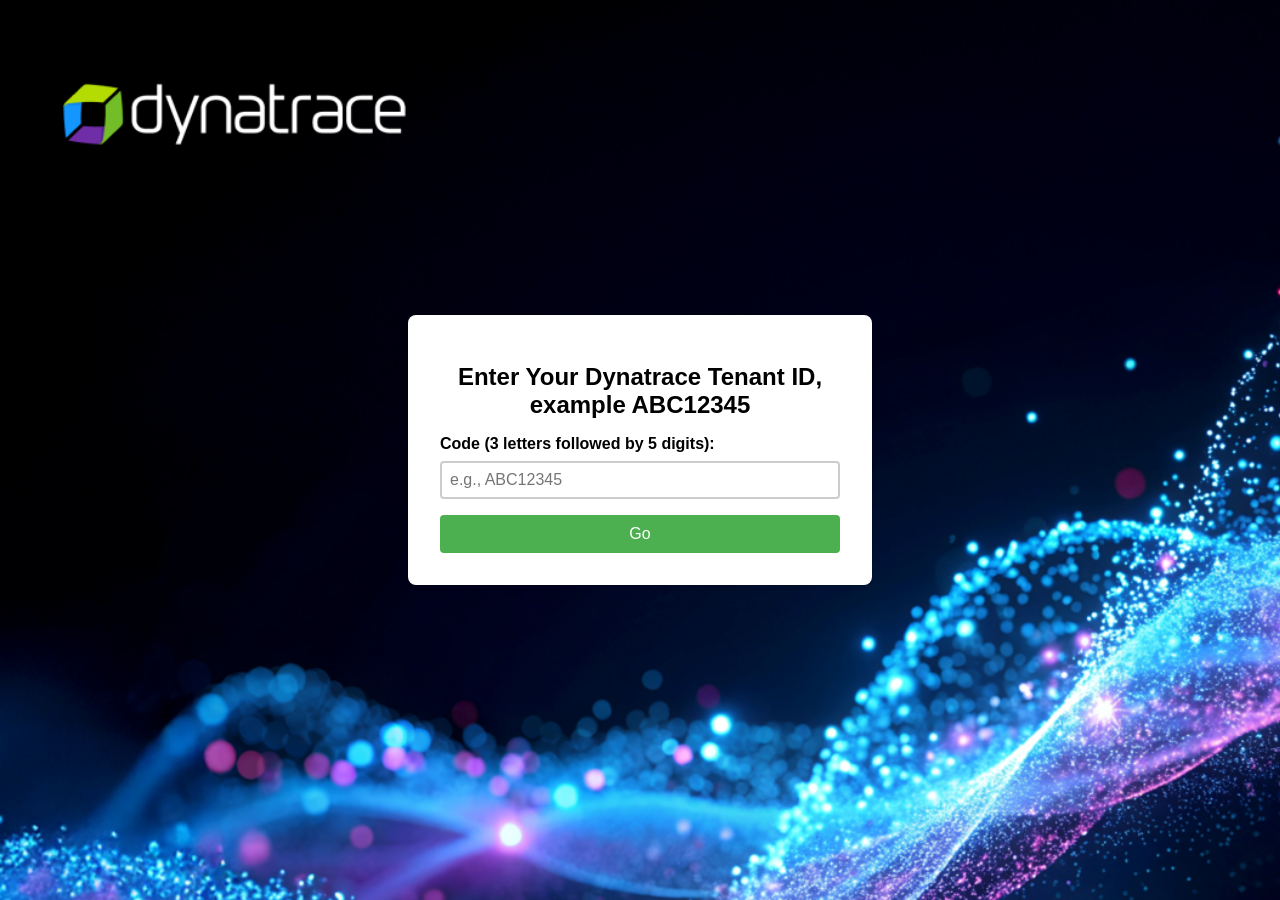
<file: index.html>
<!DOCTYPE html>
<html lang="en">
<head>
  <meta charset="UTF-8" />
  <meta name="viewport" content="width=device-width, initial-scale=1.0" />
  <title>Code Redirect</title>
  <!-- Link to external CSS file or include a <style> block for simplicity -->
  <link rel="stylesheet" href="gcp500.css" />
</head>
<body>

  <main>
    <h1>Enter Your Dynatrace Tenant ID, example ABC12345</h1>
    <form id="redirectForm" novalidate>
      <label for="codeInput">Code (3 letters followed by 5 digits):</label>
      <input 
        type="text" 
        id="codeInput" 
        name="code" 
        placeholder="e.g., ABC12345" 
        required 
      />
      <button type="submit">Go</button>
      <p class="error-message" id="errorMsg" aria-live="polite"></p>
    </form>
  </main>

  <!-- Include the JavaScript at the end of body for better performance -->
  <script src="gcp500.js"></script>
</body>
</html>
</file>
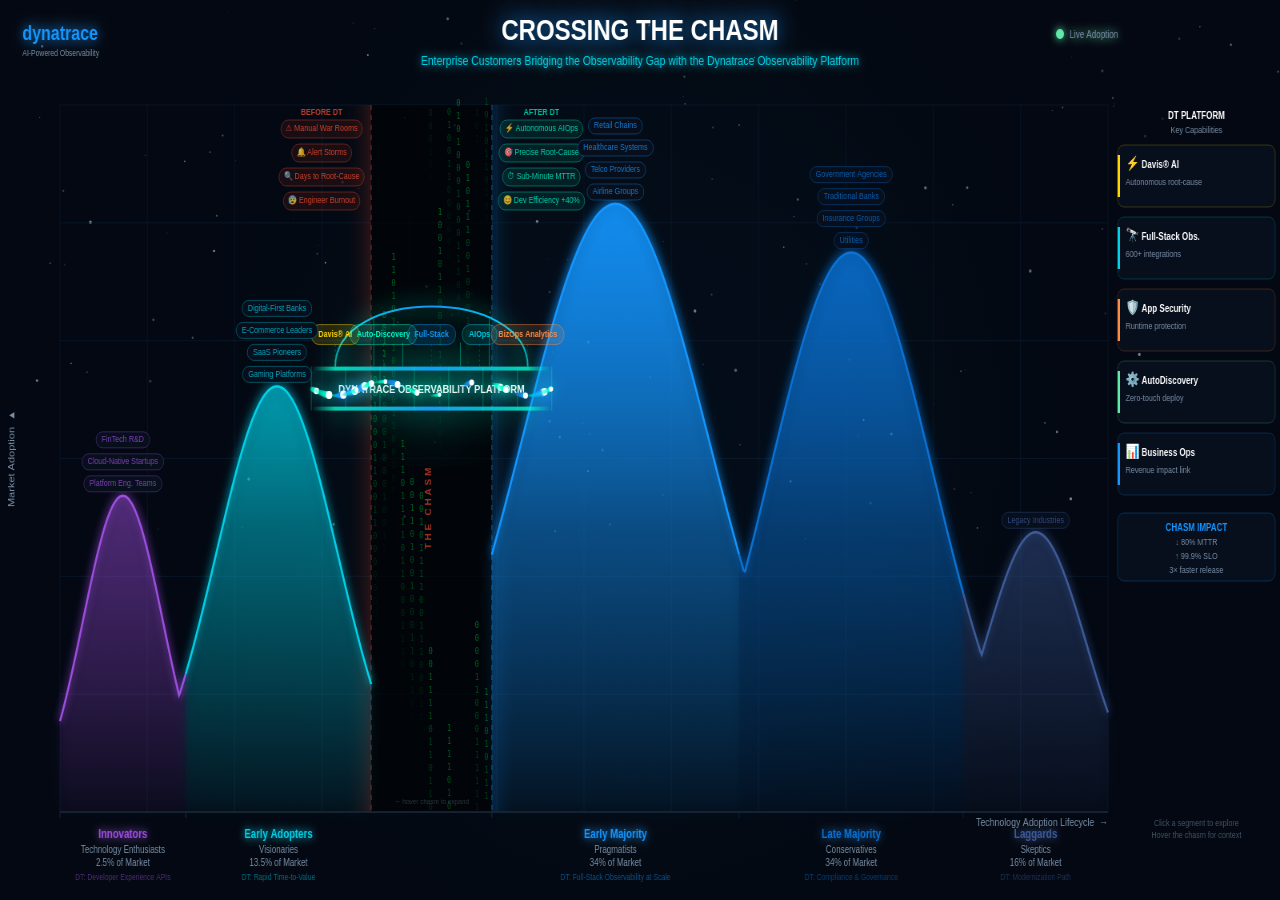
<file: chasm/index.html>
<!DOCTYPE html>
<html lang="en">
<head>
  <meta charset="UTF-8">
  <meta name="viewport" content="width=1600">
  <title>Crossing the Chasm — Dynatrace Observability Platform</title>
  <style>
    * { margin:0; padding:0; box-sizing:border-box; }
    body { background:#030812; width:100vw; height:100vh; overflow:hidden; font-family:'Inter','Segoe UI',system-ui,sans-serif; }
    canvas { display:block; width:100%; height:100%; }
  </style>
</head>
<body>
<canvas id="c"></canvas>
<script>
// ══ SETUP ══════════════════════════════════════════════════
const c=document.getElementById('c'), cx=c.getContext('2d');
const W=1600, H=900;
c.width=W; c.height=H;
c.style.width='100vw'; c.style.height='100vh';

const DT={
  bg:'#030812', surface:'#070E1C', grid:'#0C1C30',
  blue:'#1496FF', teal:'#00D1E8', cyan:'#00FFD1',
  purple:'#7B4FFF', green:'#5EEAA8', red:'#FF4D2E',
  gold:'#FFD700', orange:'#FF8C42', white:'#FFFFFF',
  muted:'#7A8FA6', dim:'#192838',
};

const ML=75, MR=215, MT=105, MB=88;
const CX=ML, CY=MT, CW=W-ML-MR, CH=H-MT-MB;
const CST=0.297, CEN=0.412;
const cX1=CX+CST*CW, cX2=CX+CEN*CW;

// ══ HELPERS ════════════════════════════════════════════════
const lerp=(a,b,t)=>a+(b-a)*t;
const clamp=(v,lo,hi)=>Math.max(lo,Math.min(hi,v));

function rRect(g,x,y,w,h,r){
  g.beginPath();
  g.moveTo(x+r,y); g.lineTo(x+w-r,y);
  g.arcTo(x+w,y,x+w,y+r,r); g.lineTo(x+w,y+h-r);
  g.arcTo(x+w,y+h,x+w-r,y+h,r); g.lineTo(x+r,y+h);
  g.arcTo(x,y+h,x,y+h-r,r); g.lineTo(x,y+r);
  g.arcTo(x,y,x+r,y,r); g.closePath();
}

function wrapText(g,txt,x,y,maxW,lh){
  const words=txt.split(' ');
  let line='', rows=[];
  for(const w of words){
    const test=line+w+' ';
    if(g.measureText(test).width>maxW&&line){rows.push(line.trim());line=w+' ';}
    else line=test;
  }
  rows.push(line.trim());
  rows.forEach((r,i)=>g.fillText(r,x,y+i*lh));
  return rows.length;
}

function gauss(x,mean,sigma){return Math.exp(-0.5*((x-mean)/sigma)**2);}

function bellY(xFrac){
  let v=0;
  for(const s of SEGS){const q=gauss(xFrac,s.mean,s.sigma)*s.weight;if(q>v)v=q;}
  return v;
}

function toSX(f){return CX+f*CW;}
function toSY(v){return CY+CH-v*CH*0.86;}

// ══ DATA ═══════════════════════════════════════════════════
const SEGS=[
  {name:'Innovators',sub:'Technology Enthusiasts',pct:'2.5%',start:0,end:0.12,mean:0.060,sigma:0.038,weight:0.52,color:'#9D4EDD',customers:['FinTech R&D','Cloud-Native Startups','Platform Eng. Teams'],dtValue:'Developer Experience APIs'},
  {name:'Early Adopters',sub:'Visionaries',pct:'13.5%',start:0.12,end:CST,mean:0.207,sigma:0.058,weight:0.70,color:'#00D1E8',customers:['Digital-First Banks','E-Commerce Leaders','SaaS Pioneers','Gaming Platforms'],dtValue:'Rapid Time-to-Value'},
  {name:'Early Majority',sub:'Pragmatists',pct:'34%',start:CEN,end:0.648,mean:0.530,sigma:0.090,weight:1.00,color:'#1496FF',customers:['Global Enterprises','Retail Chains','Healthcare Systems','Telco Providers','Airline Groups'],dtValue:'Full-Stack Observability at Scale'},
  {name:'Late Majority',sub:'Conservatives',pct:'34%',start:0.648,end:0.862,mean:0.755,sigma:0.078,weight:0.92,color:'#0A72D4',customers:['Government Agencies','Traditional Banks','Insurance Groups','Utilities'],dtValue:'Compliance & Governance'},
  {name:'Laggards',sub:'Skeptics',pct:'16%',start:0.862,end:1.0,mean:0.931,sigma:0.048,weight:0.46,color:'#3D5A99',customers:['Legacy Industries'],dtValue:'Modernization Path'},
];

const SEG_DETAIL=[
  {
    headline:'Technology Enthusiasts & R&D Pioneers',
    body:'The first 2.5% to adopt new technology. Risk-takers who experiment freely without needing proven ROI — they shape the product roadmap through early exploration and deep technical feedback.',
    painPoints:['No deep API / SDK flexibility','Missing AI/ML experimentation surfaces','Siloed telemetry across specialist teams','No self-service data exploration layer'],
    dtValue:['OpenTelemetry-native ingest pipeline','Grail™ Data Lakehouse unlimited storage','AppEngine custom app extensibility','Full-fidelity distributed traces & profiles'],
    kpis:[{v:'<1 wk',l:'Time to Value'},{v:'100%',l:'API Coverage'},{v:'PB+',l:'Data at Scale'}],
    quote:'"Dynatrace gives us the raw power and openness to build exactly what we need."',
  },
  {
    headline:'Digital Visionaries Driving Transformation',
    body:'Visionaries treat observability as a strategic competitive differentiator. They move fast, accept measured risk, and judge success purely by business outcomes — not by uptime percentages.',
    painPoints:['Thousands of false-positive alerts per day','No link between tech health and revenue KPIs','Slow triage across hundreds of microservices','Manual, reactive cloud cost management'],
    dtValue:['Davis® AI autonomous root-cause analysis','Business Events & BizOps Analytics','Cloud cost optimisation insights native','Automated SLO tracking and breach alerting'],
    kpis:[{v:'90%',l:'Noise Reduction'},{v:'3×',l:'Release Frequency'},{v:'<5 min',l:'Mean MTTR'}],
    quote:'"We went from reactive firefighting to proactive intelligence in under 30 days."',
  },
  {
    headline:'Pragmatic Enterprise Adopters at Scale',
    body:'The largest opportunity segment — and the primary chasm battleground. Pragmatists demand proven solutions, measurable ROI, seamless enterprise integration, and vendor accountability before committing long-term.',
    painPoints:['Sprawling hybrid and multi-cloud topologies','Complex compliance, audit, and data governance','Thousands of services and APIs to instrument','Legacy tool sprawl across multiple incumbents'],
    dtValue:['Auto-discovery across 600+ technologies','Enterprise SSO, RBAC, and ITSM integrations','OneAgent zero-touch full-stack coverage','Unified observability + runtime app security'],
    kpis:[{v:'80%',l:'MTTR Reduction'},{v:'99.9%',l:'SLO Achievement'},{v:'40%',l:'OpEx Savings'}],
    quote:'"The auto-discovery alone eliminated three separate monitoring tools we were paying for."',
  },
  {
    headline:'Risk-Averse Enterprise Conservatives',
    body:'Late majority enterprises move only after the market has fully validated a technology. They prioritise operational stability, regulatory compliance, long-term vendor relationships, and proven migration paths.',
    painPoints:['Legacy mainframe and monolith visibility gaps','Strict data sovereignty and regulatory constraints','12–18 month procurement and approval cycles','Limited internal DevOps and SRE maturity'],
    dtValue:['z/OS and mainframe full-stack monitoring','FedRAMP / GDPR-compliant SaaS deployment','Professional services and managed service','Phased modernisation roadmap co-design'],
    kpis:[{v:'100%',l:'Compliance Coverage'},{v:'99.95%',l:'Uptime SLA'},{v:'Multi-yr',l:'Partnership Depth'}],
    quote:'"The governance-first approach and certifications made exec sign-off straightforward."',
  },
  {
    headline:'Legacy-Bound Late-Stage Adopters',
    body:'Laggards adopt only under external pressure: regulation, security incidents, or competitive necessity. A strategic long-tail modernisation opportunity — high effort, transformational outcomes.',
    painPoints:['Decades-old infrastructure with zero observability','No internal observability culture or practice','Critical systems with zero instrumentation','Deep fear of disrupting stable production workloads'],
    dtValue:['Non-invasive, agent-optional deployment','Legacy SNMP, JDBC, and syslog monitoring','Managed co-pilot guided modernisation path','Zero-risk proof-of-value engagement model'],
    kpis:[{v:'0→Full',l:'Obs. Maturity'},{v:'6 wks',l:'PoV to Contract'},{v:'∞',l:'ROI Potential'}],
    quote:'"We had no idea what was running in production. Now we have total clarity."',
  },
];

const CAPABILITIES=[
  {icon:'⚡',name:'Davis® AI',desc:'Autonomous root-cause',color:DT.gold},
  {icon:'🔭',name:'Full-Stack Obs.',desc:'600+ integrations',color:DT.teal},
  {icon:'🛡️',name:'App Security',desc:'Runtime protection',color:DT.orange},
  {icon:'⚙️',name:'AutoDiscovery',desc:'Zero-touch deploy',color:DT.green},
  {icon:'📊',name:'Business Ops',desc:'Revenue impact link',color:DT.blue},
];

const BRIDGE_FEATURES=['Davis® AI','Auto-Discovery','Full-Stack','AIOps','BizOps Analytics'];
const BRIDGE_COLORS=[DT.gold,DT.cyan,DT.blue,DT.teal,DT.orange];

const BEFORE_EXT=[
  {icon:'⚠',text:'Manual War Rooms',sub:'12-hour incident bridges'},
  {icon:'🔔',text:'Alert Storms',sub:'1000s false positives/day'},
  {icon:'🔍',text:'Days to Root-Cause',sub:'Manual log archaeology'},
  {icon:'😰',text:'Engineer Burnout',sub:'Chronic on-call fatigue'},
  {icon:'🧩',text:'Tool Sprawl',sub:'15+ disconnected tools'},
  {icon:'🫵',text:'Blame Culture',sub:'No shared source of truth'},
];
const AFTER_EXT=[
  {icon:'⚡',text:'Autonomous AIOps',sub:'Davis® handles 80% of events'},
  {icon:'🎯',text:'Precise Root-Cause',sub:'Single causal event in seconds'},
  {icon:'⏱',text:'Sub-Minute MTTR',sub:'Automated remediation flows'},
  {icon:'😊',text:'Dev Efficiency +40%',sub:'Less toil, more innovation'},
  {icon:'🔌',text:'600+ Integrations',sub:'Auto-discovered, zero config'},
  {icon:'💰',text:'Business Impact',sub:'Revenue linked to tech health'},
];

// ══ STATICS ═════════════════════════════════════════════════
const STARS=Array.from({length:180},()=>({x:Math.random()*W,y:Math.random()*(H*0.6),r:Math.random()*1.5+0.2,a:Math.random()*0.5+0.1,ph:Math.random()*Math.PI*2}));
const RAIN_COLS=Math.floor((cX2-cX1)/11);
const RAIN=Array.from({length:RAIN_COLS},()=>({y:Math.random()*CH,speed:0.18+Math.random()*0.5,chars:Array.from({length:22},()=>Math.random()>0.5?'1':'0')}));
const PARTS=Array.from({length:22},()=>({t:Math.random(),speed:0.0025+Math.random()*0.004,sz:2+Math.random()*2.5,trail:[],col:Math.random()>0.5?DT.cyan:DT.blue}));

// ══ STATE ═══════════════════════════════════════════════════
let selectedSeg=null, lastSelectedSeg=0;
let hoverSeg=null, hoverClose=false;
let chasmHovered=false, chasmExpand=0, detailAlpha=0;
let mouseX=0, mouseY=0, t=0;
const segExpand=Array(SEGS.length).fill(0); // per-segment hover expansion 0→1

// Close button hit region (updated each frame)
let closeBtnX=W/2+310, closeBtnY=H/2-145, closeBtnR=14;

// ══ EVENTS ══════════════════════════════════════════════════
c.addEventListener('mousemove', e=>{
  const r=c.getBoundingClientRect();
  mouseX=(e.clientX-r.left)*(W/r.width);
  mouseY=(e.clientY-r.top)*(H/r.height);

  chasmHovered=(mouseX>=cX1&&mouseX<=cX2&&mouseY>=CY&&mouseY<=CY+CH);
  hoverSeg=null;
  if(mouseY>=CY&&mouseY<=CY+CH&&!chasmHovered){
    for(let i=0;i<SEGS.length;i++){
      if(mouseX>=toSX(SEGS[i].start)&&mouseX<=toSX(SEGS[i].end)){hoverSeg=i;break;}
    }
  }
  const dx=mouseX-closeBtnX, dy=mouseY-closeBtnY;
  hoverClose=detailAlpha>0.3&&Math.sqrt(dx*dx+dy*dy)<=closeBtnR;
  c.style.cursor=(chasmHovered||hoverSeg!==null||hoverClose)?'pointer':'default';
});

c.addEventListener('click', ()=>{
  if(hoverClose){selectedSeg=null;return;}
  if(hoverSeg!==null){
    if(hoverSeg===selectedSeg) selectedSeg=null;
    else{selectedSeg=hoverSeg; lastSelectedSeg=hoverSeg;}
    return;
  }
  if(!chasmHovered) selectedSeg=null;
});

document.addEventListener('keydown', e=>{if(e.key==='Escape')selectedSeg=null;});

// ══ DRAW: BACKGROUND ════════════════════════════════════════
function drawBg(t){
  cx.fillStyle=DT.bg; cx.fillRect(0,0,W,H);
  const neb=cx.createRadialGradient(W/2,H*0.48,0,W/2,H*0.48,W*0.42);
  neb.addColorStop(0,'#1496FF09'); neb.addColorStop(0.5,'#00D1E805'); neb.addColorStop(1,'transparent');
  cx.fillStyle=neb; cx.fillRect(0,0,W,H);
  STARS.forEach(s=>{
    cx.save(); cx.globalAlpha=s.a*(0.7+0.3*Math.sin(t*0.7+s.ph));
    cx.fillStyle='#FFF'; cx.beginPath(); cx.arc(s.x,s.y,s.r,0,Math.PI*2); cx.fill(); cx.restore();
  });
}

// ══ DRAW: GRID ══════════════════════════════════════════════
function drawGrid(){
  cx.save(); cx.strokeStyle=DT.grid; cx.lineWidth=1; cx.globalAlpha=0.7;
  for(let i=0;i<=12;i++){const x=CX+(i/12)*CW;cx.beginPath();cx.moveTo(x,CY);cx.lineTo(x,CY+CH);cx.stroke();}
  for(let i=0;i<=6;i++){const y=CY+(i/6)*CH;cx.beginPath();cx.moveTo(CX,y);cx.lineTo(CX+CW,y);cx.stroke();}
  cx.restore();
}

// ══ DRAW: CHASM WITH EXPANDABLE BEFORE/AFTER ════════════════
function drawChasm(t){
  const x1=cX1, x2=cX2, cw=x2-x1;
  const e=chasmExpand;

  // Void
  cx.fillStyle='#00000095'; cx.fillRect(x1,CY,cw,CH);

  // Matrix rain
  cx.save(); cx.font='9px monospace';
  RAIN.forEach((col,i)=>{
    col.y=(col.y+col.speed*1.8)%CH;
    col.chars.forEach((ch,j)=>{
      const ry=CY+(col.y+j*13)%CH;
      cx.globalAlpha=Math.max(0,0.4-j*0.02);
      cx.fillStyle='#00FF44';
      cx.fillText(ch,x1+i*(cw/RAIN_COLS)+2,ry);
    });
  });
  cx.restore();

  // Edge glows
  const lg=cx.createLinearGradient(x1-35,0,x1,0);
  lg.addColorStop(0,'transparent'); lg.addColorStop(1,'#FF4D2E28');
  cx.fillStyle=lg; cx.fillRect(x1-35,CY,35,CH);
  const rg=cx.createLinearGradient(x2,0,x2+35,0);
  rg.addColorStop(0,'#1496FF28'); rg.addColorStop(1,'transparent');
  cx.fillStyle=rg; cx.fillRect(x2,CY,35,CH);

  // Boundary dashes
  cx.save(); cx.setLineDash([5,5]); cx.lineWidth=1.5;
  cx.strokeStyle='#FF4D2E55'; cx.beginPath(); cx.moveTo(x1,CY); cx.lineTo(x1,CY+CH); cx.stroke();
  cx.strokeStyle='#1496FF55'; cx.beginPath(); cx.moveTo(x2,CY); cx.lineTo(x2,CY+CH); cx.stroke();
  cx.restore();

  // "THE CHASM" rotated
  cx.save(); cx.translate((x1+x2)/2,CY+CH/2+50); cx.rotate(-Math.PI/2);
  cx.textAlign='center'; cx.font='bold 10px Inter,sans-serif';
  cx.globalAlpha=0.45+0.25*Math.sin(t*1.4); cx.fillStyle='#FF4D2E';
  cx.fillText('T H E   C H A S M',0,0); cx.restore();

  // "Hover to expand" hint (only when collapsed)
  if(e<0.1){
    cx.save(); cx.globalAlpha=0.35*(1-e*10);
    cx.textAlign='center'; cx.font='8px Inter,sans-serif'; cx.fillStyle=DT.muted;
    cx.fillText('↔ hover chasm to expand',(x1+x2)/2,CY+CH-8);
    cx.restore();
  }
}

// ══ DRAW: CHASM OVERLAY (before/after — rendered on top) ════
function drawChasmOverlay(){
  const x1=cX1, x2=cX2;
  const e=chasmExpand;

  const bx      = x1 - lerp(62, 120, e);
  const ax      = x2 + lerp(62, 120, e);
  const spacing = lerp(24, 34, e);
  const fs      = lerp(9, 11, e);
  const pillPad = lerp(12, 20, e);
  const pillH   = lerp(18, 28, e);

  // Section headers
  const hs = lerp(9, 12, e);
  cx.save();
  cx.textAlign='center'; cx.font=`bold ${hs.toFixed(1)}px Inter,sans-serif`;
  cx.fillStyle=DT.red+'BB'; cx.fillText('BEFORE DT', bx, CY+10);
  cx.fillStyle=DT.cyan+'BB'; cx.fillText('AFTER DT', ax, CY+10);
  cx.restore();

  // Connecting arrow at full expansion
  if(e>0.7){
    const arrowAlpha=(e-0.7)/0.3;
    cx.save(); cx.globalAlpha=arrowAlpha*0.5;
    cx.strokeStyle=DT.cyan; cx.lineWidth=1; cx.setLineDash([3,4]);
    cx.beginPath(); cx.moveTo(x1-10,CY+CH/2); cx.lineTo(x2+10,CY+CH/2); cx.stroke();
    cx.setLineDash([]);
    cx.fillStyle=DT.cyan;
    cx.beginPath(); cx.moveTo(x2+10,CY+CH/2); cx.lineTo(x2+2,CY+CH/2-5); cx.lineTo(x2+2,CY+CH/2+5); cx.closePath(); cx.fill();
    cx.restore();
  }

  const drawExpandPills=(items, colX, col)=>{
    items.forEach((item,i)=>{
      const threshold=lerp(4,6,e);
      const itemAlpha=clamp(threshold-i,0,1);
      if(itemAlpha<0.02) return;

      const py=CY+24+i*spacing;
      if(py+pillH/2>CY+CH-4) return;

      const label=item.icon+' '+item.text;
      cx.save();
      cx.font=`${fs.toFixed(1)}px Inter,sans-serif`;
      const tw=cx.measureText(label).width;
      const pw=tw+pillPad;

      cx.globalAlpha=itemAlpha;
      cx.fillStyle=col+'15'; cx.strokeStyle=col+'55'; cx.lineWidth=1;
      rRect(cx,colX-pw/2,py-pillH/2,pw,pillH,9); cx.fill(); cx.stroke();

      cx.textAlign='center'; cx.textBaseline='middle'; cx.fillStyle=col+'CC';
      const textY=item.sub&&e>0.45 ? py-5 : py;
      cx.fillText(label,colX,textY);

      if(item.sub&&e>0.45){
        const subAlpha=itemAlpha*clamp((e-0.45)/0.35,0,1);
        cx.globalAlpha=subAlpha;
        cx.font=`${(fs*0.82).toFixed(1)}px Inter,sans-serif`;
        cx.fillStyle=col+'77';
        cx.fillText(item.sub,colX,py+8);
      }
      cx.restore();
    });
  };

  drawExpandPills(BEFORE_EXT, bx, DT.red);
  drawExpandPills(AFTER_EXT,  ax, DT.cyan);
}

// ══ DRAW: BELL CURVE ════════════════════════════════════════
function drawBellCurve(){
  const anySelected=selectedSeg!==null;
  SEGS.forEach((seg,si)=>{
    const isSelected=selectedSeg===si;
    const isHovered=hoverSeg===si;
    const dim=anySelected&&!isSelected;
    const STEPS=150;

    const grad=cx.createLinearGradient(0,CY,0,CY+CH);
    grad.addColorStop(0,seg.color+'DD');
    grad.addColorStop(0.6,seg.color+'44');
    grad.addColorStop(1,seg.color+'08');

    cx.save();
    cx.globalAlpha=dim?0.22:1;
    cx.shadowColor=seg.color;
    cx.shadowBlur=(isSelected||isHovered)?30:16;

    cx.beginPath(); cx.moveTo(toSX(seg.start),CY+CH);
    for(let i=0;i<=STEPS;i++){
      const xf=seg.start+(i/STEPS)*(seg.end-seg.start);
      cx.lineTo(toSX(xf),toSY(bellY(xf)));
    }
    cx.lineTo(toSX(seg.end),CY+CH); cx.closePath();
    cx.fillStyle=grad; cx.fill();

    cx.strokeStyle=seg.color; cx.lineWidth=isSelected?3.5:isHovered?3:2.5;
    cx.shadowBlur=(isSelected||isHovered)?18:10;
    cx.beginPath();
    for(let i=0;i<=STEPS;i++){
      const xf=seg.start+(i/STEPS)*(seg.end-seg.start);
      i===0?cx.moveTo(toSX(xf),toSY(bellY(xf))):cx.lineTo(toSX(xf),toSY(bellY(xf)));
    }
    cx.stroke();
    cx.restore();
  });
}

// ══ DRAW: BRIDGE ════════════════════════════════════════════
function drawBridge(t){
  const bx1=cX1-75, bx2=cX2+75, bw=bx2-bx1, midX=(bx1+bx2)/2;
  const bY=CY+CH*0.37, bH=40, bm=4, archTop=bY-80;

  cx.save();
  const aGrad=cx.createLinearGradient(bx1,0,bx2,0);
  aGrad.addColorStop(0,DT.cyan+'00'); aGrad.addColorStop(0.15,DT.teal);
  aGrad.addColorStop(0.5,DT.blue); aGrad.addColorStop(0.85,DT.teal);
  aGrad.addColorStop(1,DT.cyan+'00');
  cx.strokeStyle=aGrad; cx.lineWidth=2; cx.shadowColor=DT.cyan; cx.shadowBlur=20;
  cx.beginPath(); cx.moveTo(bx1+30,bY);
  cx.bezierCurveTo(bx1+30,archTop,bx2-30,archTop,bx2-30,bY); cx.stroke();
  cx.lineWidth=1; cx.globalAlpha=0.4;
  [0.2,0.35,0.5,0.65,0.8].forEach(f=>{
    const sx=bx1+30+f*(bw-60);
    cx.strokeStyle=DT.cyan; cx.beginPath();
    cx.moveTo(sx,archTop+(f<0.5?f*2:(1-f)*2)*(bY-archTop)); cx.lineTo(sx,bY); cx.stroke();
  });
  cx.restore();

  const pGrad=cx.createLinearGradient(bx1,0,bx2,0);
  pGrad.addColorStop(0,DT.cyan+'00'); pGrad.addColorStop(0.1,DT.cyan+'CC');
  pGrad.addColorStop(0.5,DT.blue+'FF'); pGrad.addColorStop(0.9,DT.cyan+'CC');
  pGrad.addColorStop(1,DT.cyan+'00');
  cx.save(); cx.shadowColor=DT.cyan; cx.shadowBlur=30;
  cx.fillStyle=pGrad; cx.fillRect(bx1,bY,bw,bm); cx.fillRect(bx1,bY+bH,bw,bm); cx.restore();

  const fGrad=cx.createLinearGradient(0,bY,0,bY+bH);
  fGrad.addColorStop(0,DT.cyan+'1A'); fGrad.addColorStop(1,DT.blue+'0A');
  cx.fillStyle=fGrad; cx.fillRect(bx1,bY+bm,bw,bH-bm);

  cx.save(); cx.strokeStyle=DT.cyan+'45'; cx.lineWidth=1.2;
  for(let i=0;i<=7;i++){const sx=bx1+(i/7)*bw;cx.beginPath();cx.moveTo(sx,bY);cx.lineTo(sx,bY+bH+bm);cx.stroke();}
  cx.restore();

  cx.save(); cx.textAlign='center'; cx.textBaseline='middle';
  cx.font='bold 11.5px Inter,sans-serif'; cx.fillStyle=DT.white;
  cx.shadowColor=DT.cyan; cx.shadowBlur=12;
  cx.fillText('DYNATRACE OBSERVABILITY PLATFORM',midX,bY+bH/2+3); cx.restore();

  BRIDGE_FEATURES.forEach((f,i)=>{
    const fx=bx1+(i+0.5)/BRIDGE_FEATURES.length*bw, fy=bY-32, col=BRIDGE_COLORS[i];
    cx.save();
    const tw=cx.measureText(f).width, bfw=tw+16, bfh=20;
    cx.fillStyle=col+'22'; cx.strokeStyle=col+'70'; cx.lineWidth=1;
    rRect(cx,fx-bfw/2,fy-bfh/2,bfw,bfh,10); cx.fill(); cx.stroke();
    cx.textAlign='center'; cx.textBaseline='middle';
    cx.font='bold 9px Inter,sans-serif'; cx.fillStyle=col; cx.fillText(f,fx,fy);
    cx.strokeStyle=col+'40'; cx.lineWidth=1; cx.setLineDash([2,3]);
    cx.beginPath(); cx.moveTo(fx,fy+bfh/2); cx.lineTo(fx,bY); cx.stroke();
    cx.restore();
  });

  const pulse=0.4+0.3*Math.sin(t*2.2);
  cx.save(); cx.globalAlpha=0.18*pulse;
  const aura=cx.createRadialGradient(midX,bY+bH/2,0,midX,bY+bH/2,bw/2.5);
  aura.addColorStop(0,DT.cyan); aura.addColorStop(1,'transparent');
  cx.fillStyle=aura; cx.fillRect(bx1,bY-60,bw,bH+120); cx.restore();
}

// ══ DRAW: PARTICLES ══════════════════════════════════════════
function drawParticles(){
  const bx1=cX1-75, bx2=cX2+75, bridgeY=CY+CH*0.37+22;
  PARTS.forEach(p=>{
    p.t=(p.t+p.speed)%1;
    const px=bx1+p.t*(bx2-bx1), py=bridgeY+Math.sin(p.t*Math.PI*5)*7;
    p.trail.unshift({x:px,y:py});
    if(p.trail.length>14)p.trail.pop();
    p.trail.forEach((pt,i)=>{
      cx.save(); cx.globalAlpha=(1-i/p.trail.length)*0.6;
      cx.fillStyle=p.col; cx.beginPath();
      cx.arc(pt.x,pt.y,p.sz*(1-i/p.trail.length*0.65),0,Math.PI*2); cx.fill(); cx.restore();
    });
    cx.save(); cx.fillStyle='#FFF'; cx.shadowColor=p.col; cx.shadowBlur=14;
    cx.beginPath(); cx.arc(px,py,p.sz,0,Math.PI*2); cx.fill(); cx.restore();
  });
}

// ══ DRAW: SEGMENT LABELS + CHIPS ════════════════════════════
function drawSegmentContent(){
  const anySelected=selectedSeg!==null;
  SEGS.forEach((seg,si)=>{
    const isSelected=selectedSeg===si;
    const isHovered=hoverSeg===si&&selectedSeg===null;
    const dim=anySelected&&!isSelected;
    const midX=toSX((seg.start+seg.end)/2), lY=CY+CH+26;

    cx.save(); cx.globalAlpha=dim?0.25:1;
    cx.textAlign='center'; cx.font=`bold ${isSelected?13:12}px Inter,sans-serif`;
    cx.fillStyle=seg.color; cx.shadowColor=seg.color; cx.shadowBlur=isSelected?12:8;
    cx.fillText(seg.name,midX,lY);
    cx.shadowBlur=0; cx.font='10px Inter,sans-serif'; cx.fillStyle=DT.muted;
    cx.fillText(seg.sub,midX,lY+15); cx.fillText(seg.pct+' of Market',midX,lY+28);
    cx.font='8.5px Inter,sans-serif'; cx.fillStyle=seg.color+'80';
    cx.fillText('DT: '+seg.dtValue,midX,lY+42); cx.restore();

    cx.save(); cx.globalAlpha=dim?0.25:1;
    cx.strokeStyle=seg.color+(isSelected?'90':'40'); cx.lineWidth=isSelected?2:1;
    cx.beginPath(); cx.moveTo(toSX(seg.start),CY+CH); cx.lineTo(toSX(seg.start),CY+CH+6); cx.stroke();
    cx.restore();

    // Per-segment hover expansion
    const se=segExpand[si];
    const chipH=lerp(16,26,se);
    const chipFs=lerp(9,11.5,se);
    const chipSp=lerp(22,32,se);
    const chipPad=lerp(14,22,se);

    // Customer chips — floated ABOVE the peak
    const peakY=toSY(bellY(seg.mean));
    const n=seg.customers.length;
    const segMidX=toSX(seg.mean);

    // ── Summary card (fades in on hover, sits above chip stack) ──
    if(se>0.01&&!dim){
      const topChipY=peakY-12-(n-1)*chipSp;
      const cardW=lerp(130,170,se), cardH=58;
      const cardX=segMidX-cardW/2;
      const cardY=topChipY-cardH-10;
      if(cardY>=CY+4){
        cx.save(); cx.globalAlpha=se;
        // Shadow glow
        cx.shadowColor=seg.color; cx.shadowBlur=20*se;
        rRect(cx,cardX,cardY,cardW,cardH,10);
        cx.fillStyle='#060D1A'; cx.fill(); cx.shadowBlur=0;
        cx.strokeStyle=seg.color+'80'; cx.lineWidth=1.5; cx.stroke();
        // Coloured top bar
        rRect(cx,cardX,cardY,cardW,5,10); cx.fillStyle=seg.color; cx.fill();
        cx.fillRect(cardX,cardY+3,cardW,2);
        // Content
        cx.textAlign='center';
        cx.font=`bold 11px Inter,sans-serif`; cx.fillStyle=seg.color;
        cx.shadowColor=seg.color; cx.shadowBlur=8;
        cx.fillText(seg.name,segMidX,cardY+22); cx.shadowBlur=0;
        cx.font='9px Inter,sans-serif'; cx.fillStyle=DT.muted;
        cx.fillText(seg.pct+' of Market',segMidX,cardY+36);
        cx.font='8.5px Inter,sans-serif'; cx.fillStyle=seg.color+'99';
        // Truncate dtValue to fit card
        const dvLabel=seg.dtValue.length>22?seg.dtValue.slice(0,21)+'…':seg.dtValue;
        cx.fillText(dvLabel,segMidX,cardY+50);
        // "click" hint
        cx.font='italic 8px Inter,sans-serif'; cx.fillStyle=DT.muted+'99';
        cx.restore();
      }
    }

    seg.customers.forEach((cust,i)=>{
      const chipY=peakY-12-(n-1-i)*chipSp;
      if(chipY<CY+6) return;
      cx.save(); cx.globalAlpha=dim?0.18:1;
      cx.font=`${chipFs.toFixed(1)}px Inter,sans-serif`;
      const tw=cx.measureText(cust).width, chipW=tw+chipPad;
      cx.fillStyle=DT.surface;
      cx.strokeStyle=seg.color+(isSelected?'90':se>0.5?'80':'55');
      cx.lineWidth=lerp(1,1.5,se);
      cx.shadowColor=se>0.3?seg.color:'transparent';
      cx.shadowBlur=se>0.3?6*se:0;
      rRect(cx,segMidX-chipW/2,chipY-chipH/2,chipW,chipH,8); cx.fill(); cx.stroke();
      cx.shadowBlur=0;
      cx.textAlign='center'; cx.textBaseline='middle';
      cx.fillStyle=seg.color+(isSelected?'FF':se>0.5?'EE':'CC');
      cx.fillText(cust,segMidX,chipY); cx.restore();
    });

    // Connector line peak→chips, thickens on hover
    if(n>0&&!dim){
      const bottomChip=peakY-12;
      if(bottomChip>=CY+6){
        cx.save();
        cx.globalAlpha=lerp(0.22,0.5,se);
        cx.strokeStyle=seg.color; cx.lineWidth=lerp(1,1.5,se);
        cx.setLineDash([2,3]);
        cx.beginPath(); cx.moveTo(segMidX,peakY); cx.lineTo(segMidX,bottomChip+8); cx.stroke();
        cx.restore();
      }
    }

    // "Click to explore" hint below chart — only when not already expanded
    if(isHovered&&se<0.5){
      cx.save(); cx.textAlign='center'; cx.font='9px Inter,sans-serif';
      cx.fillStyle=seg.color+'80';
      cx.fillText('↑ Click to explore in detail',midX,CY+CH-6); cx.restore();
    }
  });
}

// ══ DRAW: CAPABILITIES PANEL ════════════════════════════════
function drawPanel(alpha){
  const px=W-MR+12, py=CY, pw=MR-18;
  cx.save(); cx.globalAlpha=alpha;
  cx.textAlign='center'; cx.font='bold 10px Inter,sans-serif'; cx.fillStyle=DT.white;
  cx.fillText('DT PLATFORM',px+pw/2,py+14);
  cx.font='9px Inter,sans-serif'; cx.fillStyle=DT.muted;
  cx.fillText('Key Capabilities',px+pw/2,py+28); cx.restore();

  CAPABILITIES.forEach((cap,i)=>{
    const cy=py+40+i*72, h=62;
    cx.save(); cx.globalAlpha=alpha;
    rRect(cx,px,cy,pw,h,8); cx.fillStyle=DT.surface; cx.fill();
    cx.strokeStyle=cap.color+'35'; cx.lineWidth=1; cx.stroke();
    cx.fillStyle=cap.color; cx.fillRect(px,cy+10,3,h-20);
    cx.textAlign='left'; cx.font='14px sans-serif'; cx.fillStyle=cap.color;
    cx.fillText(cap.icon,px+10,cy+23);
    cx.font='bold 10px Inter,sans-serif'; cx.fillStyle=DT.white;
    cx.fillText(cap.name,px+30,cy+23);
    cx.font='9px Inter,sans-serif'; cx.fillStyle=DT.muted;
    cx.fillText(cap.desc,px+10,cy+40); cx.restore();
  });

  const bx=px, bey=py+40+CAPABILITIES.length*72+8, bw2=pw, bh2=68;
  cx.save(); cx.globalAlpha=alpha;
  rRect(cx,bx,bey,bw2,bh2,8); cx.fillStyle=DT.surface; cx.fill();
  cx.strokeStyle=DT.blue+'40'; cx.lineWidth=1; cx.stroke();
  cx.textAlign='center'; cx.font='bold 10px Inter,sans-serif'; cx.fillStyle=DT.blue;
  cx.fillText('CHASM IMPACT',bx+bw2/2,bey+18);
  ['↓ 80% MTTR','↑ 99.9% SLO','3× faster release'].forEach((s,i)=>{
    cx.font='9px Inter,sans-serif'; cx.fillStyle=DT.muted;
    cx.fillText(s,bx+bw2/2,bey+32+i*14);
  });
  cx.restore();

  // Hints
  cx.save(); cx.globalAlpha=alpha*0.55;
  cx.textAlign='center'; cx.font='9px Inter,sans-serif'; cx.fillStyle=DT.muted;
  cx.fillText('Click a segment to explore',px+pw/2,CY+CH+14);
  cx.fillText('Hover the chasm for context',px+pw/2,CY+CH+26);
  cx.restore();
}

// ══ DRAW: SEGMENT DETAIL MODAL ══════════════════════════════
function drawSegmentDetail(){
  if(detailAlpha<0.01)return;
  const si=selectedSeg!==null?selectedSeg:lastSelectedSeg;
  const seg=SEGS[si];
  const det=SEG_DETAIL[si];
  const a=detailAlpha;

  const pw=650, ph=400;
  const px=(W-MR-CX-pw)/2+CX, py=(H-ph)/2+8;

  // Update close button position
  closeBtnX=px+pw-18; closeBtnY=py+18;

  cx.save(); cx.globalAlpha=a;

  // Chart-area scrim
  cx.fillStyle='#000000B0';
  cx.fillRect(CX,CY,CW,CH);

  // Panel drop shadow
  cx.shadowColor=seg.color+'50'; cx.shadowBlur=50;
  rRect(cx,px,py,pw,ph,14); cx.fillStyle='#070E1C'; cx.fill(); cx.shadowBlur=0;

  // Panel border
  rRect(cx,px,py,pw,ph,14); cx.strokeStyle=seg.color+'70'; cx.lineWidth=1.5; cx.stroke();

  // Top accent strip
  rRect(cx,px,py,pw,7,14); cx.fillStyle=seg.color; cx.fill();
  cx.fillRect(px,py+4,pw,4);

  // Close button
  cx.save();
  cx.fillStyle=hoverClose?seg.color+'55':'#0E1B2A';
  cx.shadowColor=hoverClose?seg.color:'transparent'; cx.shadowBlur=hoverClose?16:0;
  cx.beginPath(); cx.arc(closeBtnX,closeBtnY,closeBtnR,0,Math.PI*2); cx.fill();
  cx.strokeStyle=(hoverClose?DT.white:DT.muted)+'60'; cx.lineWidth=1; cx.stroke();
  cx.fillStyle=hoverClose?DT.white:DT.muted;
  cx.font='bold 15px sans-serif'; cx.textAlign='center'; cx.textBaseline='middle';
  cx.fillText('×',closeBtnX,closeBtnY+1); cx.restore();

  // Segment badge pill
  const badge=seg.name.toUpperCase()+' · '+seg.sub+' · '+seg.pct+' of market';
  cx.save(); cx.font='bold 9px Inter,sans-serif';
  const bw3=cx.measureText(badge).width+16;
  rRect(cx,px+18,py+18,bw3,20,10); cx.fillStyle=seg.color+'22'; cx.fill();
  cx.strokeStyle=seg.color+'55'; cx.lineWidth=1; cx.stroke();
  cx.textAlign='left'; cx.textBaseline='middle'; cx.fillStyle=seg.color;
  cx.fillText(badge,px+26,py+28); cx.restore();

  // Headline
  cx.save(); cx.font='bold 17px Inter,sans-serif'; cx.fillStyle=DT.white;
  cx.shadowColor=seg.color; cx.shadowBlur=10;
  cx.textAlign='left'; cx.fillText(det.headline,px+18,py+58); cx.restore();

  // Body
  cx.save(); cx.font='10.5px Inter,sans-serif'; cx.fillStyle=DT.muted;
  cx.textAlign='left'; wrapText(cx,det.body,px+18,py+78,pw-36,16); cx.restore();

  // Two-column section: Challenges | DT Solution
  const col1X=px+18, col2X=px+pw/2+8, colY=py+130, colW=(pw-50)/2;

  cx.save(); cx.font='bold 9.5px Inter,sans-serif';
  cx.fillStyle=DT.red; cx.textAlign='left'; cx.fillText('CHALLENGES WITHOUT DT',col1X,colY);
  cx.fillStyle=DT.cyan; cx.fillText('DYNATRACE SOLUTION',col2X,colY);
  cx.strokeStyle=DT.red+'45'; cx.lineWidth=1;
  cx.beginPath(); cx.moveTo(col1X,colY+5); cx.lineTo(col1X+colW,colY+5); cx.stroke();
  cx.strokeStyle=DT.cyan+'45';
  cx.beginPath(); cx.moveTo(col2X,colY+5); cx.lineTo(col2X+colW,colY+5); cx.stroke();
  cx.restore();

  det.painPoints.forEach((p,i)=>{
    cx.save(); cx.font='10px Inter,sans-serif'; cx.fillStyle=DT.red+'AA';
    cx.textAlign='left'; cx.fillText('✕  '+p,col1X,colY+18+i*22); cx.restore();
  });
  det.dtValue.forEach((v,i)=>{
    cx.save(); cx.font='10px Inter,sans-serif'; cx.fillStyle=DT.cyan+'AA';
    cx.textAlign='left'; cx.fillText('✓  '+v,col2X,colY+18+i*22); cx.restore();
  });

  // Divider
  cx.save(); cx.strokeStyle=seg.color+'25'; cx.lineWidth=1;
  cx.beginPath(); cx.moveTo(px+18,py+245); cx.lineTo(px+pw-18,py+245); cx.stroke(); cx.restore();

  // KPI tiles
  const kpiY=py+260, kpiW=140, kpiGap=22;
  const totalKpiW=det.kpis.length*(kpiW+kpiGap)-kpiGap;
  const kpiStartX=px+(pw-totalKpiW)/2;
  det.kpis.forEach((k,i)=>{
    const kx=kpiStartX+i*(kpiW+kpiGap);
    cx.save();
    rRect(cx,kx,kpiY,kpiW,58,10);
    cx.fillStyle=seg.color+'15'; cx.fill();
    cx.strokeStyle=seg.color+'45'; cx.lineWidth=1; cx.stroke();
    cx.textAlign='center';
    cx.font=`bold 24px Inter,sans-serif`; cx.fillStyle=seg.color;
    cx.shadowColor=seg.color; cx.shadowBlur=12;
    cx.fillText(k.v,kx+kpiW/2,kpiY+32);
    cx.font='9px Inter,sans-serif'; cx.fillStyle=DT.muted; cx.shadowBlur=0;
    cx.fillText(k.l,kx+kpiW/2,kpiY+50); cx.restore();
  });

  // Quote
  cx.save(); cx.font='italic 10px Inter,sans-serif'; cx.fillStyle=seg.color+'88';
  cx.textAlign='center';
  cx.fillText(det.quote,px+pw/2,py+ph-16); cx.restore();

  cx.restore(); // globalAlpha
}

// ══ DRAW: TITLE + AXES ══════════════════════════════════════
function drawTitleAxes(t){
  cx.save(); cx.textAlign='left'; cx.font='bold 20px Inter,sans-serif';
  cx.fillStyle=DT.blue; cx.shadowColor=DT.blue; cx.shadowBlur=14;
  cx.fillText('dynatrace',28,40); cx.restore();

  cx.save(); cx.textAlign='left'; cx.font='8.5px Inter,sans-serif';
  cx.fillStyle=DT.muted; cx.fillText('AI-Powered Observability',28,56); cx.restore();

  cx.save(); cx.textAlign='center'; cx.font='bold 30px Inter,sans-serif';
  cx.fillStyle=DT.white; cx.shadowColor=DT.blue; cx.shadowBlur=24;
  cx.fillText('CROSSING THE CHASM',W/2,40); cx.restore();

  cx.save(); cx.textAlign='center'; cx.font='13px Inter,sans-serif';
  cx.fillStyle=DT.teal; cx.shadowColor=DT.teal; cx.shadowBlur=8;
  cx.fillText('Enterprise Customers Bridging the Observability Gap with the Dynatrace Observability Platform',W/2,65); cx.restore();

  const lx=W-MR-60, ly=34, pulse=0.5+0.5*Math.sin(t*3);
  cx.save(); cx.fillStyle=DT.green; cx.shadowColor=DT.green; cx.shadowBlur=10*pulse;
  cx.beginPath(); cx.arc(lx,ly,5,0,Math.PI*2); cx.fill();
  cx.font='10px Inter,sans-serif'; cx.fillStyle=DT.muted; cx.textAlign='left';
  cx.fillText('Live Adoption',lx+12,ly+4); cx.restore();

  cx.save(); cx.translate(18,CY+CH/2); cx.rotate(-Math.PI/2);
  cx.textAlign='center'; cx.font='11px Inter,sans-serif'; cx.fillStyle=DT.muted;
  cx.fillText('Market Adoption  ▲',0,0); cx.restore();

  cx.save(); cx.strokeStyle=DT.dim; cx.lineWidth=1.5;
  cx.beginPath(); cx.moveTo(CX,CY+CH); cx.lineTo(CX+CW,CY+CH); cx.stroke();
  cx.fillStyle=DT.muted; cx.font='11px Inter,sans-serif'; cx.textAlign='right';
  cx.fillText('Technology Adoption Lifecycle  →',CX+CW,CY+CH+14); cx.restore();
}

// ══ ANIMATION LOOP ══════════════════════════════════════════
function frame(){
  t+=1/60;

  chasmExpand+=((chasmHovered?1:0)-chasmExpand)*0.1;
  detailAlpha+=((selectedSeg!==null?1:0)-detailAlpha)*0.12;
  SEGS.forEach((_,i)=>{
    const target=(hoverSeg===i&&selectedSeg===null)?1:0;
    segExpand[i]+=(target-segExpand[i])*0.12;
  });

  cx.clearRect(0,0,W,H);
  drawBg(t);
  drawGrid();
  drawChasm(t);
  drawBellCurve();
  drawBridge(t);
  drawParticles();
  drawChasmOverlay();
  drawSegmentContent();

  // Crossfade capabilities ↔ detail
  const capA=clamp(1-detailAlpha*2,0,1);
  if(capA>0.01) drawPanel(capA);
  if(detailAlpha>0.01) drawSegmentDetail();

  drawTitleAxes(t);
  requestAnimationFrame(frame);
}

frame();
</script>
</body>
</html>
</file>
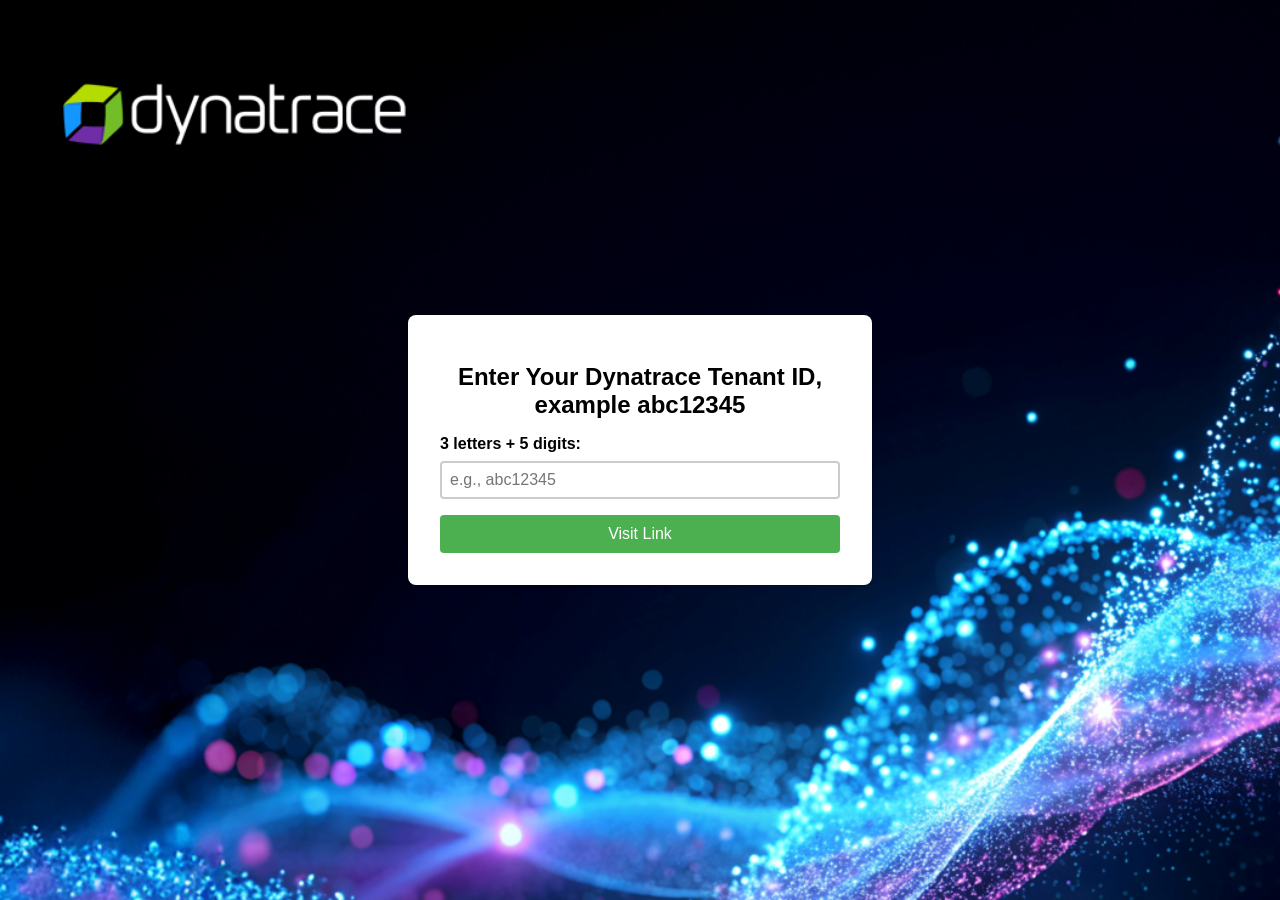
<file: gen3/index.html>
<!DOCTYPE html>
<html lang="en">
<head>
  <meta charset="UTF-8" />
  <meta name="viewport" content="width=device-width, initial-scale=1.0" />
  <title>Dynatrace Gen3 URL Redirector</title>
  <!-- Link to external CSS file or include a <style> block for simplicity -->
  <link rel="stylesheet" href="style.css" />
</head>
<body>

  <main>
    <h1>Enter Your Dynatrace Tenant ID, example abc12345</h1>
    <form id="redirectForm" novalidate>
      <label for="codeInput">3 letters + 5 digits:</label>
      <input 
        type="text" 
        id="id" 
        name="tenantID" 
        placeholder="e.g., abc12345" 
        required 
      />
      <button type="submit">Visit Link</button>
      <p class="error-message" id="errorMsg" aria-live="polite"></p>
    </form>
  </main>

  <!-- Include the JavaScript at the end of body for better performance -->
  <script src="app.js"></script>
</body>
</html>
</file>
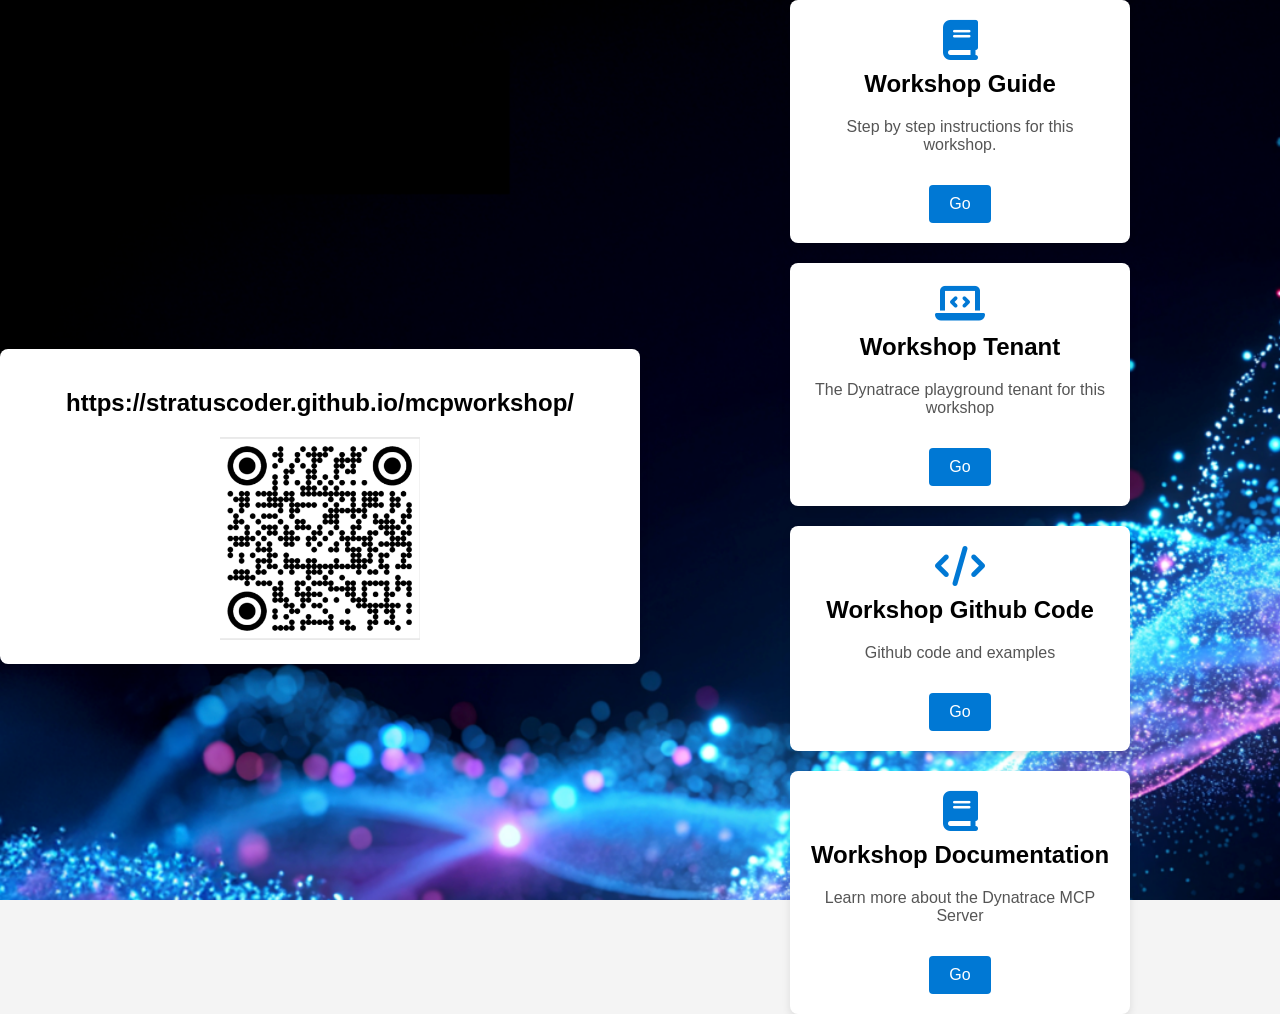
<file: mcpworkshop/index.html>
<!DOCTYPE html>
<html lang="en">
<head>
  <meta charset="UTF-8">
  <title>Workshop Resources</title>
  <link rel="stylesheet" href="https://cdnjs.cloudflare.com/ajax/libs/font-awesome/6.5.0/css/all.min.css">
  <link rel="stylesheet" href="style.css">
</head>
<body>
  <div class="container">
    <div class="cardL">
        <h2>https://stratuscoder.github.io/mcpworkshop/</h2>
        <img width="200px" src="./qrcode.png" alt="MCP Workshop" class="workshop-image">
    </div>    
  </div>
  <div class="container">
    <div class="card">
      <i class="fas fa-book icon"></i>
      <h2>Workshop Guide</h2>
      <p>Step by step instructions for this workshop.</p>
      <a href="../steps/" target="_blank">Go</a>
    </div>
    <div class="card">
      <i class="fas fa-laptop-code icon"></i>
      <h2>Workshop Tenant</h2>
      <p>The Dynatrace playground tenant for this workshop</p>
      <a href="https://playground.apps.dynatrace.com" target="_blank">Go</a>
    </div>
    <div class="card">
      <i class="fas fa-code icon"></i>
      <h2>Workshop Github Code</h2>
      <p>Github code and examples</p>
      <a href="https://github.com/dynatrace-oss/dt-mcp-playground" target="_blank">Go</a>
    </div>
    <div class="card">
      <i class="fas fa-book icon"></i>
      <h2>Workshop Documentation</h2>
      <p>Learn more about the Dynatrace MCP Server</p>
      <a href="https://docs.dynatrace.com/docs/dynatrace-intelligence/dynatrace-mcp" target="_blank">Go</a>
    </div>
  </div>

</body>
</html>
</file>
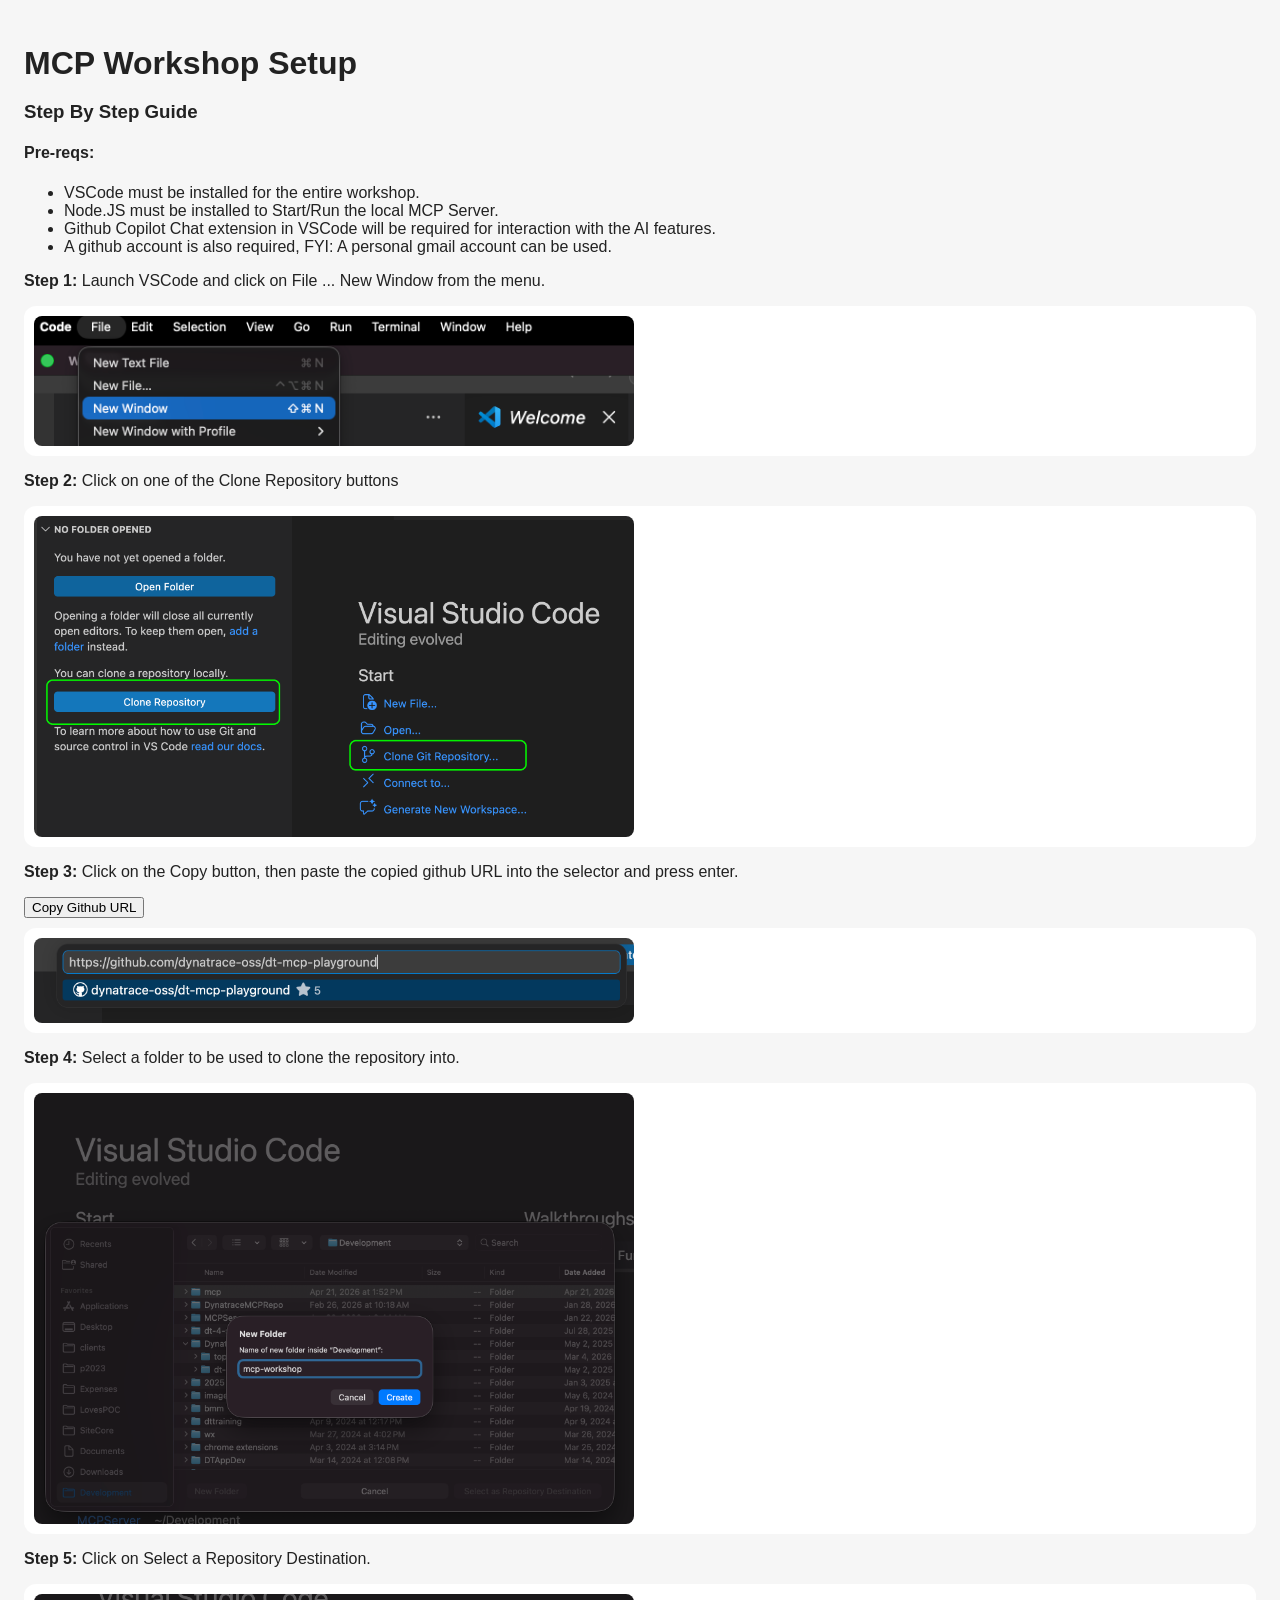
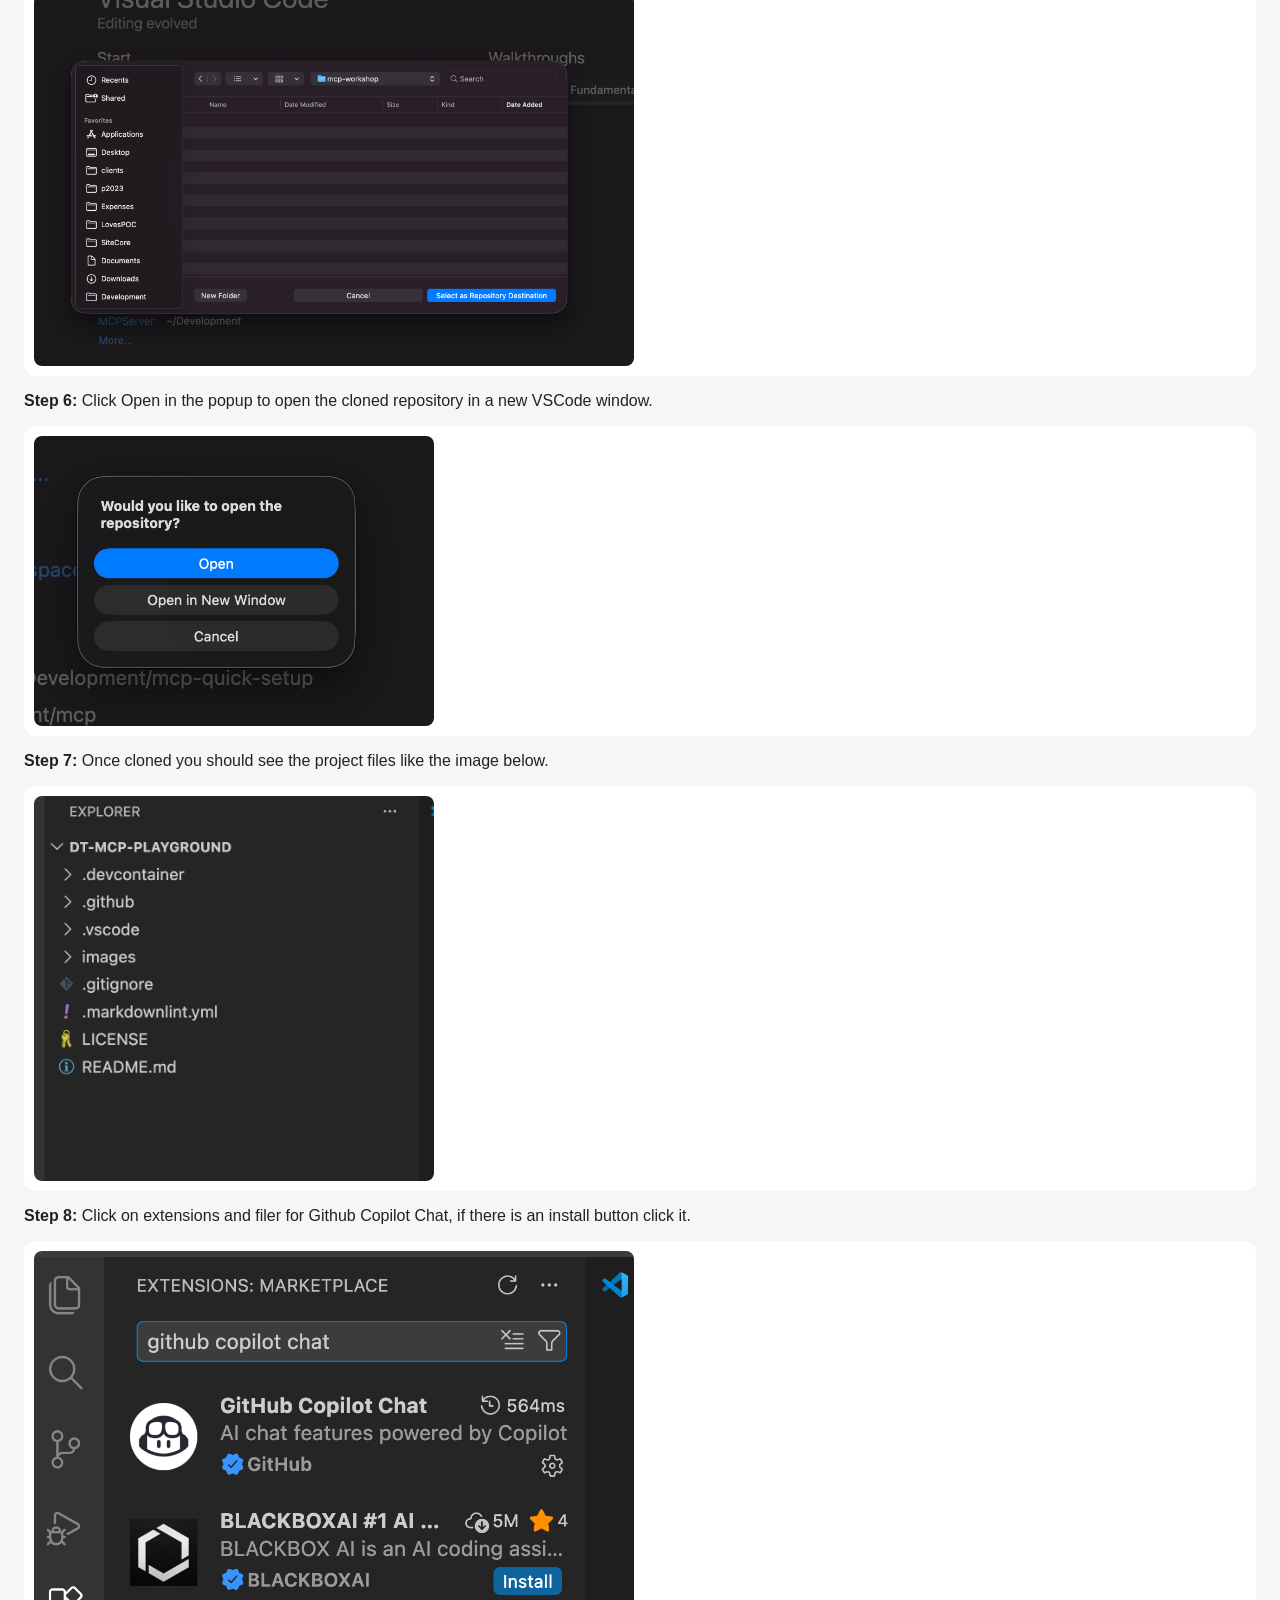
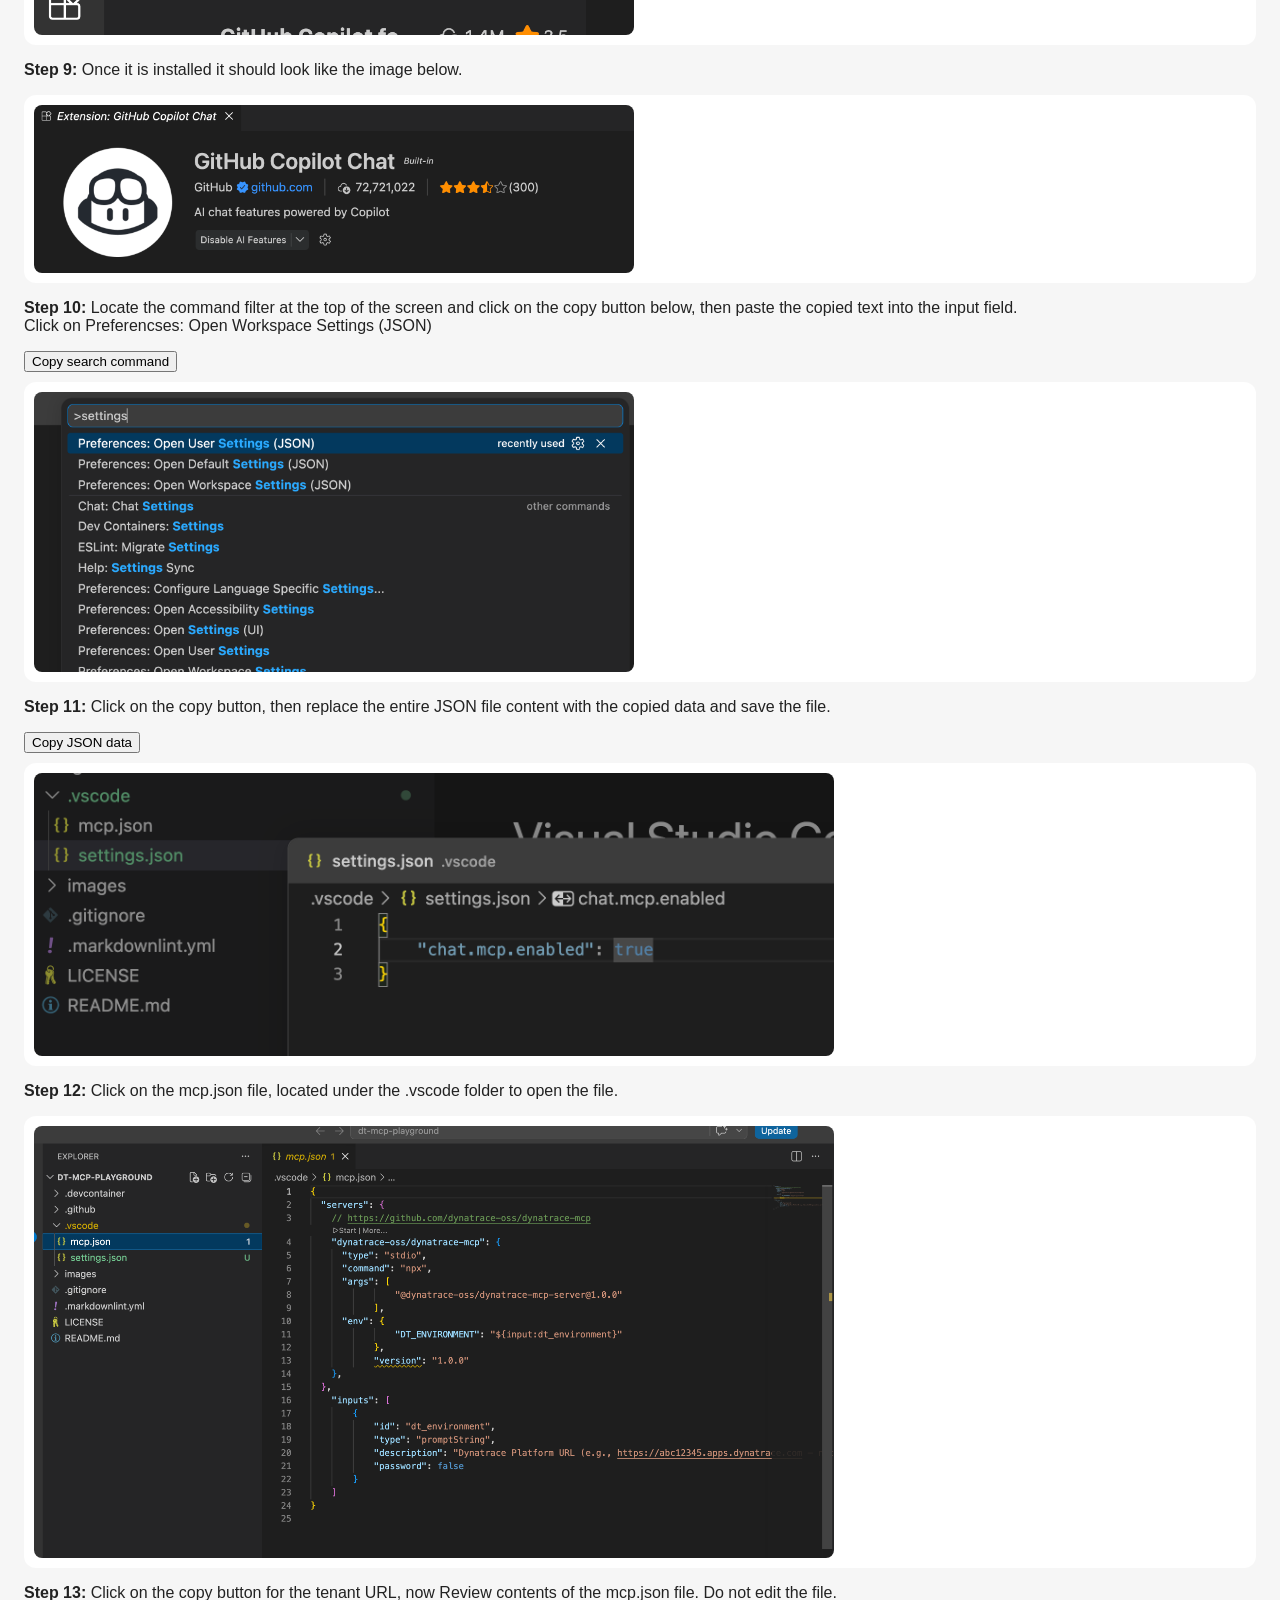
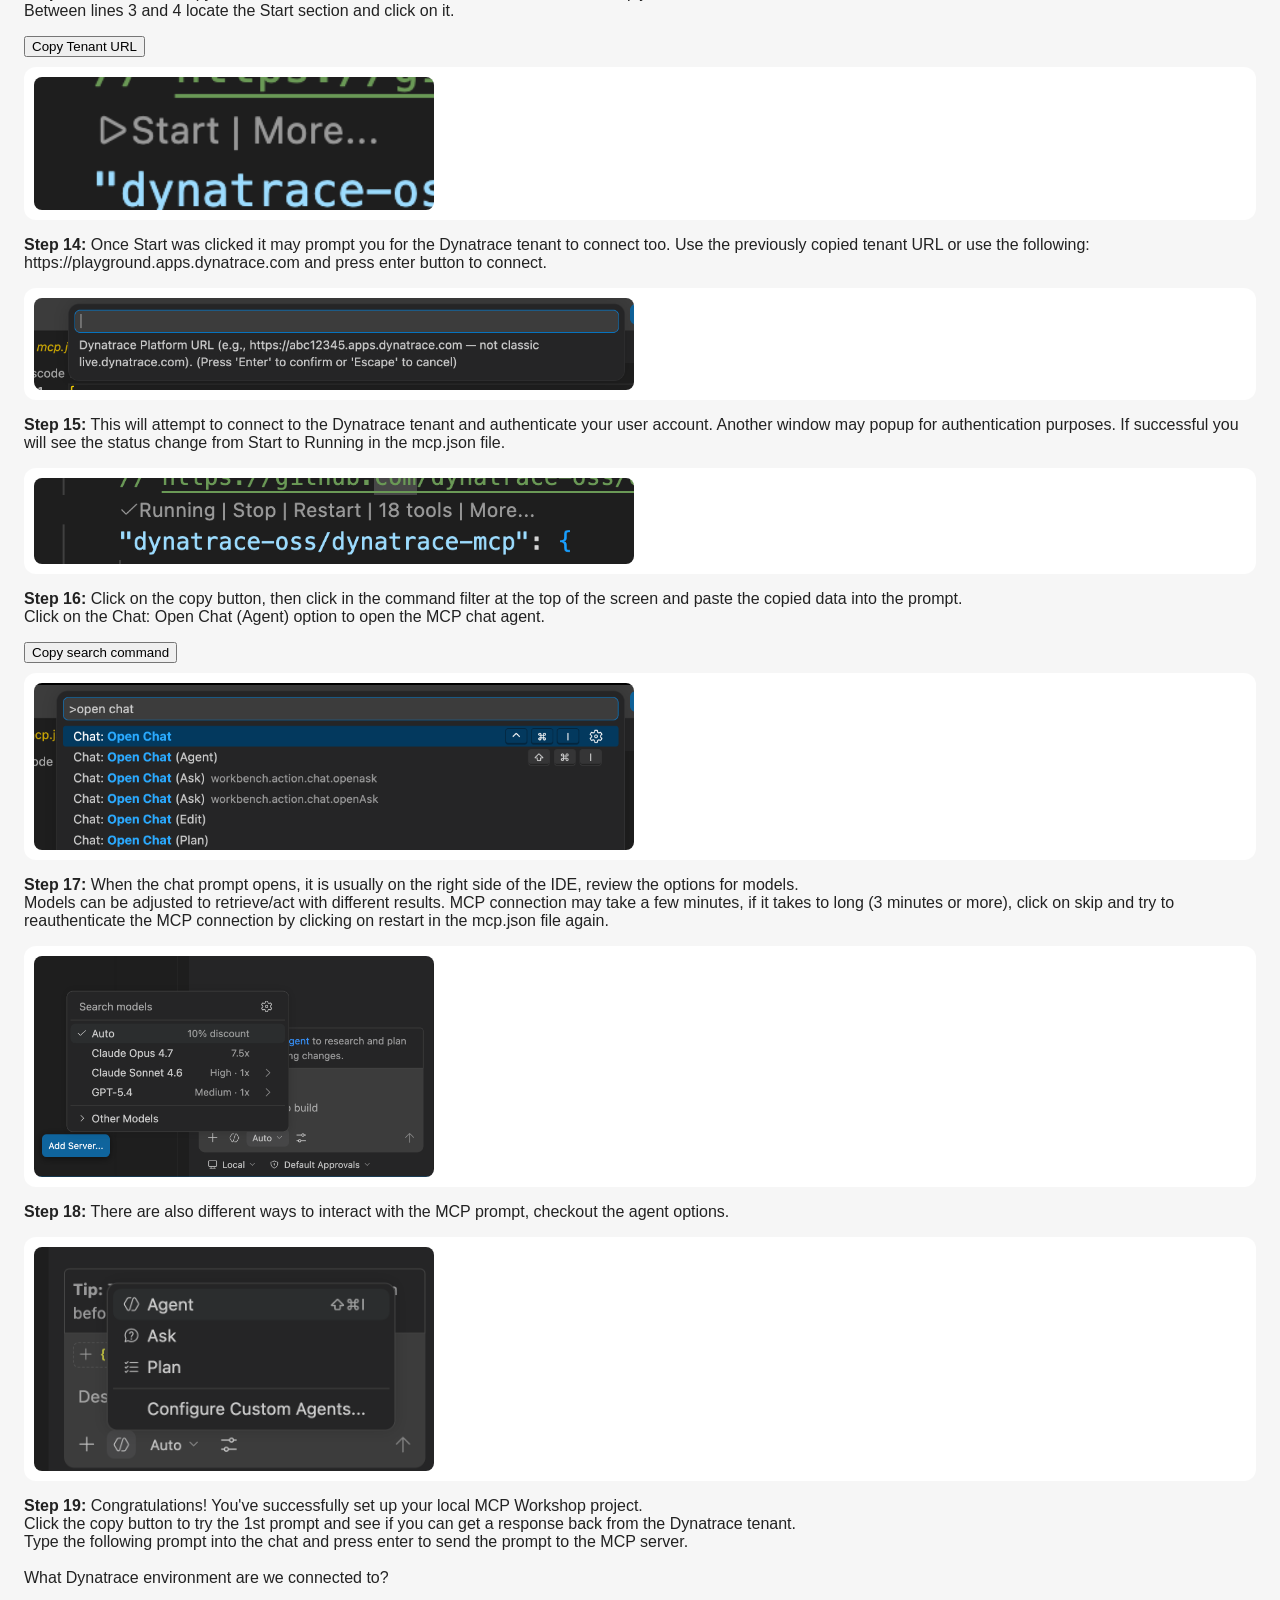
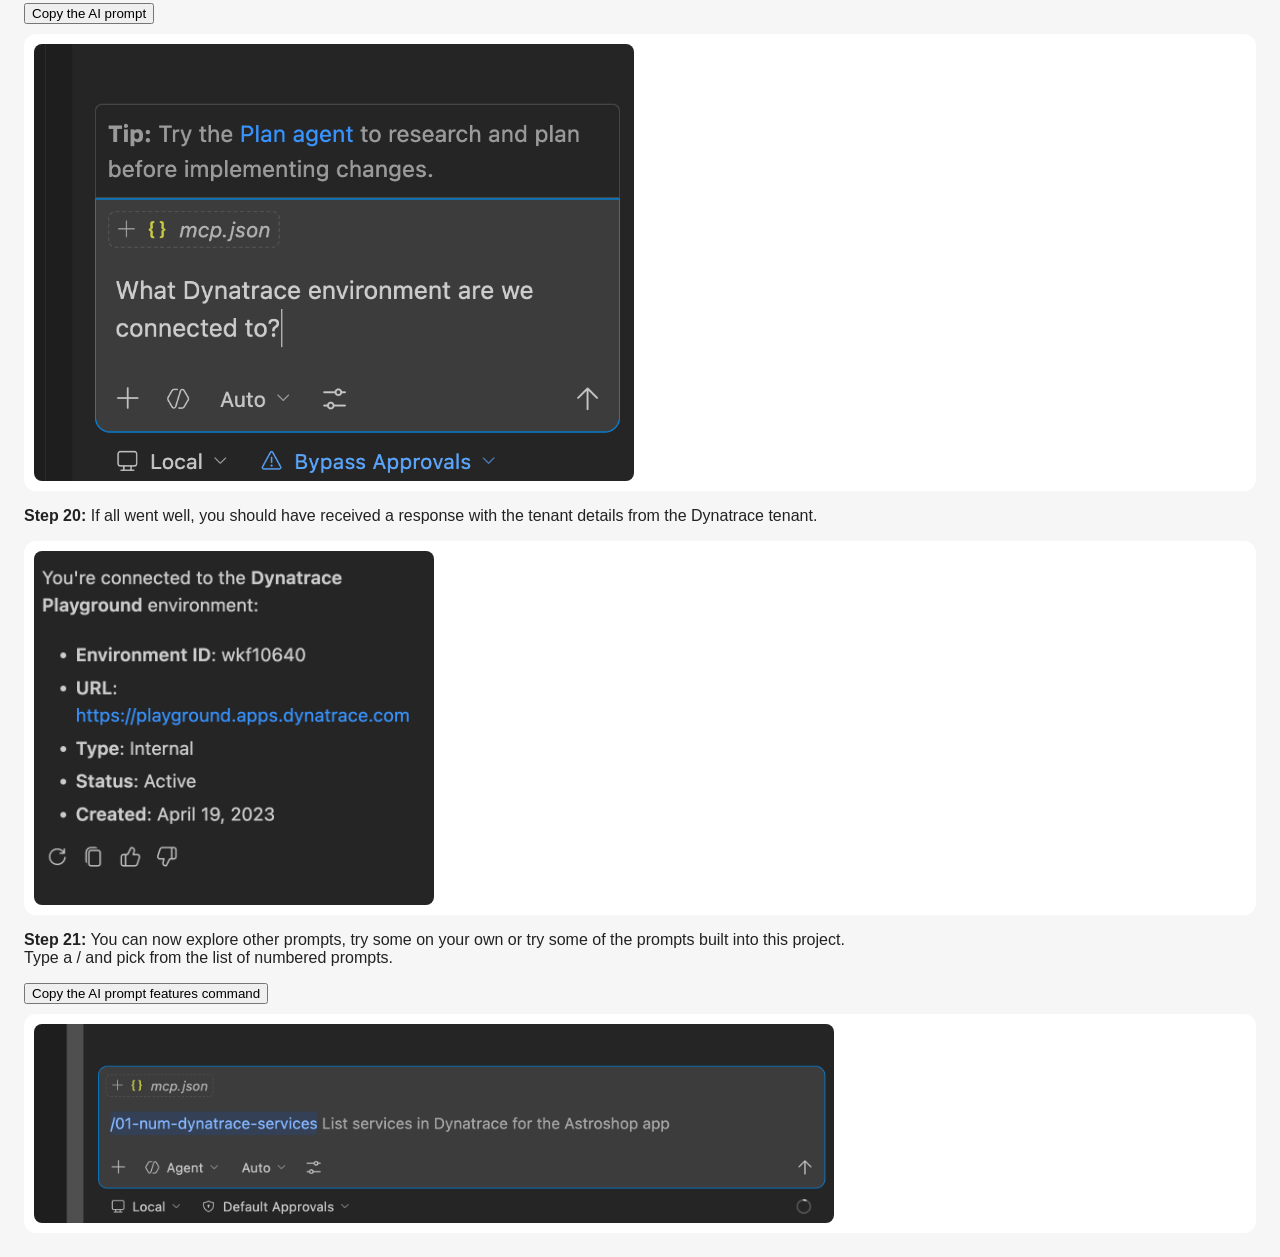
<file: steps/index.html>
<!DOCTYPE html>
<html lang="en">
<head>
 <meta charset="UTF-8" />
 <meta name="viewport" content="width=device-width, initial-scale=1.0" />
 <title>Workshop Guide</title>
 <style>
  body {
    font-family: Arial, sans-serif;
    margin: 0;
    padding: 24px;
    background: #f6f6f6;
     color: #222;
  }
  h1 {
    margin-bottom: 8px;
  }
  button {
    margin-bottom: 10px;
  }

  .instructions {
    max-width: 850px;
    line-height: 1.6;
    background: white;
    padding: 16px 18px;
    border-radius: 12px;
    box-shadow: 0 2px 8px rgba(0,0,0,0.08);
    margin-bottom: 24px;
  }
  .gallery {
    display: flex;
    flex-wrap: wrap;
    gap: 18px;
    align-items: flex-start;
  }
  .image-card {
    background: white;
    padding: 10px;
    border-radius: 12px;
    /*
    box-shadow: 0 2px 8px rgba(0,0,0,0.08);
    */
  }
  .image-card img {
    display: block;
    border-radius: 8px;
    object-fit: cover;
  }
  .caption {
    font-size: 13px;
    margin-top: 8px;
    color: #555;
  }
</style>
</head>
<body>
    <h1>MCP Workshop Setup</h1>
    <h3>Step By Step Guide</h3>
    <h4>Pre-reqs:</h4>
    <ul>
        <li>VSCode must be installed for the entire workshop.</li>
        <li>Node.JS must be installed to Start/Run the local MCP Server.</li>
        <li>Github Copilot Chat extension in VSCode will be required for interaction with the AI features.</li>
        <li>A github account is also required,  FYI: A personal gmail account can be used.</li>
    </ul>

    <div id="steps" class="steps">
    </div>

<script>
    function getConfig() {
        return {
            "tenant": "https://playground.apps.dynatrace.com",
            "github": "https://github.com/dynatrace-oss/dt-mcp-playground",
            "minHeight": 140,
            "maxHeight": 420
        };
    }

    async function copytoClipboard(copyText) {
        try {
            const config = getConfig();
            await navigator.clipboard.writeText(copyText);
        } catch (err) {
            console.error("Failed to copy: ", err);
        }
    }

    function getData() {

        const config = getConfig();

        return [
            {
                "step": 1,
                "image": "./screens/01.png",
                "width": 600,
                "caption":"Launch VSCode and click on File ... New Window from the menu.",
                "buttonLabel":"",
                "buttonAction": "copytoClipboard",
                "buttonData":""
            },
            {
                "step": 2,
                "image": "./screens/02.png",
                "width": 600,
                "caption": "Click on one of the Clone Repository buttons",
                "buttonLabel":"",
                "buttonAction": "copytoClipboard",
                "buttonData":""
            },
            {
                "step": 3,
                "image": "./screens/03.png",
                "width": 600,
                "caption": "Click on the Copy button, then paste the copied github URL into the selector and press enter.",
                "buttonLabel":"Copy Github URL",
                "buttonAction": "copytoClipboard",
                "buttonData": config.github
            },
            {
                "step": 4,
                "image": "./screens/04.png",
                "width": 600,
                "caption": "Select a folder to be used to clone the repository into.",
                "buttonLabel":"",
                "buttonAction": "copytoClipboard",
                "buttonData":""
            },
            {
                "step": 5,
                "image": "./screens/05.png",
                "width": 600,
                "caption":"Click on Select a Repository Destination.",
                "buttonLabel":"",
                "buttonAction": "copytoClipboard",
                "buttonData":""
            },
                        {
                "step": 6,
                "image": "./screens/06.png",
                "width": 400,
                "caption": "Click Open in the popup to open the cloned repository in a new VSCode window.",
                "buttonLabel":"",
                "buttonAction": "copytoClipboard",
                "buttonData":""
            },
            {
                "step": 7,
                "image": "./screens/07.png",
                "width": 400,
                "caption": "Once cloned you should see the project files like the image below.",
                "buttonLabel":"",
                "buttonAction": "copytoClipboard",
                "buttonData":""
            },
{
                "step": 8,
                "image": "./screens/08.png",
                "width": 600,
                "caption": "Click on extensions and filer for Github Copilot Chat, if there is an install button click it.",
                "buttonLabel":"",
                "buttonAction": "copytoClipboard",
                "buttonData":""
            },
            {
                "step": 9,
                "image": "./screens/09.png",
                "width": 600,
                "caption": "Once it is installed it should look like the image below.",
                "buttonLabel":"",
                "buttonAction": "copytoClipboard",
                "buttonData":""
            },
            {
                "step": 10,
                "image": "./screens/10.png",
                "width": 600,
                "caption": "Locate the command filter at the top of the screen and click on the copy button below, then paste the copied text into the input field.<br>Click on Preferencses: Open Workspace Settings (JSON)",
                "buttonLabel":"Copy search command",
                "buttonAction": "copytoClipboard",
                "buttonData":">preferences: open workspace settings (JSON)"
            },
            {
                "step": 11,
                "image": "./screens/11.png",
                "width": 800,
                "caption": 'Click on the copy button, then replace the entire JSON file content with the copied data and save the file.',
                "buttonLabel":"Copy JSON data",
                "buttonAction": "copytoClipboard",
                "buttonData":'{ "chat.mcp.enabled": true }'
            },
            {
                "step": 12,
                "image": "./screens/12.png",
                "width": 800,
                "caption": "Click on the mcp.json file, located under the .vscode folder to open the file.",
                "buttonLabel":"",
                "buttonAction": "copytoClipboard",
                "buttonData":""
            },
            {
                "step": 13,
                "image": "./screens/13.png",
                "width": 400,
                "caption": "Click on the copy button for the tenant URL, now Review contents of the mcp.json file. Do not edit the file.<br>Between lines 3 and 4 locate the Start section and click on it.",
                "buttonLabel":"Copy Tenant URL",
                "buttonAction": "copytoClipboard",
                "buttonData": config.tenant
            },
            {
                "step": 14,
                "image": "./screens/14.png",
                "width": 600,
                "caption": "Once Start was clicked it may prompt you for the Dynatrace tenant to connect too. Use the previously copied tenant URL or use the following: https://playground.apps.dynatrace.com and press enter button to connect.",
                "buttonLabel":"",
                "buttonAction": "copytoClipboard",
                "buttonData":""
            },
            {
                "step": 15,
                "image": "./screens/15.png",
                "width": 600,
                "caption": "This will attempt to connect to the Dynatrace tenant and authenticate your user account. Another window may popup for authentication purposes. If successful you will see the status change from Start to Running in the mcp.json file.",
                "buttonLabel":"",
                "buttonAction": "copytoClipboard",
                "buttonData":""
            },
            {
                "step": 16,
                "image": "./screens/16.png",
                "width": 600,
                 "caption": "Click on the copy button, then click in the command filter at the top of the screen and paste the copied data into the prompt.<br>Click on the Chat: Open Chat (Agent) option to open the MCP chat agent.",
                "buttonLabel":"Copy search command",
                "buttonAction": "copytoClipboard",
                "buttonData":">chat: open chat (agent)"
            },
            {
                "step": 17,
                "image": "./screens/17.png",
                "width": 400,
                "caption": "When the chat prompt opens, it is usually on the right side of the IDE, review the options for models. <br>Models can be adjusted to retrieve/act with different results. MCP connection may take a few minutes, if it takes to long (3 minutes or more), click on skip and try to reauthenticate the MCP connection by clicking on restart in the mcp.json file again.",
                "buttonLabel":"",
                "buttonAction": "copytoClipboard",
                "buttonData":""
            },
            {
                "step": 18,
                "image": "./screens/18.png",
                "width": 400,
                "caption": "There are also different ways to interact with the MCP prompt, checkout the agent options.",
                "buttonLabel":"",
                "buttonAction": "copytoClipboard",
                "buttonData":"" 
          },
            {
                "step": 19,
                "image": "./screens/19.png",
                "width": 600,
                "caption": "Congratulations! You've successfully set up your local MCP Workshop project. <br>Click the copy button to try the 1st prompt and see if you can get a response back from the Dynatrace tenant. <br>Type the following prompt into the chat and press enter to send the prompt to the MCP server.<br><br>What Dynatrace environment are we connected to? ",
                "buttonLabel":"Copy the AI prompt",
                "buttonAction": "copytoClipboard",
                "buttonData":"What Dynatrace environment are we connected to?"
            },
            {
                "step": 20,
                "image": "./screens/20.png",
                "width": 400,
                "caption": "If all went well, you should have received a response with the tenant details from the Dynatrace tenant.",
                "buttonLabel":"",
                "buttonAction": "copytoClipboard",
                "buttonData":""
            },
            {
                "step": 21,
                "image": "./screens/21.png",
                "width": 800,
                "caption": "You can now explore other prompts, try some on your own or try some of the prompts built into this project.<br/>Type a / and pick from the list of numbered prompts.",
                "buttonLabel":"Copy the AI prompt features command",
                "buttonAction": "copytoClipboard",
                "buttonData":"/"
            }       
        ];

    }
    
    function getRandomNumber(min, max) {
        return Math.floor(Math.random() * (max - min + 1)) + min;
    }   

    function generateSteps(max) {
        const data = getData();
        const steps = document.getElementById("steps");
        steps.innerHTML = "";

        for (let i = 0; i <= max; i++) {
            
            //const width = getRandomNumber(180, 520);
            //const height = getRandomNumber(140, 420);
            //const seed = Math.floor(Math.random() * 100000);

            const step = document.createElement("p");
            step.innerHTML = `<strong>Step ${i+1}:</strong> ${data[i].caption}`;
            const card = document.createElement("div");
            card.className = "image-card";

            const image = document.createElement("img");
            image.src = `${data[i].image}`;
            image.width = `${data[i].width}`;
            //image.height = height;
            image.alt = `${data[i].image}`;
            card.appendChild(image);

            steps.appendChild(step);

            /*
            const caption = document.createElement("div");
            caption.className = "caption";
            caption.innerHTML = `Step ${i+1}: ${data[i].caption}`;
            card.appendChild(caption);
            */

            if (data[i].buttonLabel.length > 0 && data[i].buttonAction.length > 0){
                const button = document.createElement("button");
                button.textContent = data[i].buttonLabel;
                button.onclick = function() { copytoClipboard(data[i].buttonData) };
                steps.appendChild(button);
            }

            steps.appendChild(card);
        }
    }

    generateSteps(28);
</script>

</body>
</html
</file>
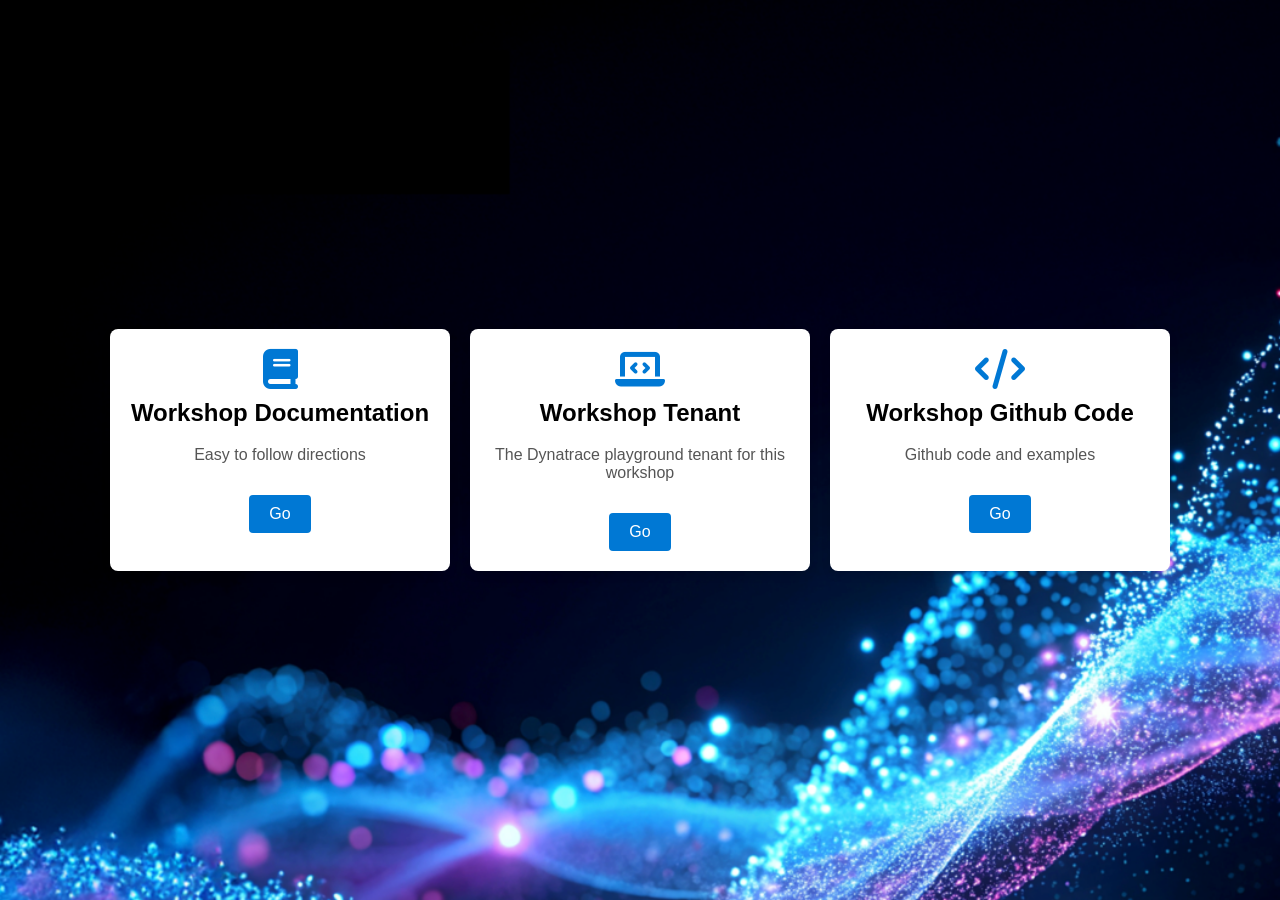
<file: mcpworkshop/stepbystep.html>
<!DOCTYPE html>
<html lang="en">
<head>
  <meta charset="UTF-8">
  <title>Step By Step</title>
  <link rel="stylesheet" href="https://cdnjs.cloudflare.com/ajax/libs/font-awesome/6.5.0/css/all.min.css">
  <link rel="stylesheet" href="style.css">
</head>
<body>
  <div class="container">
    <div class="card">
      <i class="fas fa-book icon"></i>
      <h2>Workshop Documentation</h2>
      <p>Easy to follow directions</p>
      <a href="https://www.dynatrace.com" target="_blank">Go</a>
    </div>
    <div class="card">
      <i class="fas fa-laptop-code icon"></i>
      <h2>Workshop Tenant</h2>
      <p>The Dynatrace playground tenant for this workshop</p>
      <a href="https://playground.apps.dynatrace.com" target="_blank">Go</a>
    </div>
    <div class="card">
      <i class="fas fa-code icon"></i>
      <h2>Workshop Github Code</h2>
      <p>Github code and examples</p>
      <a href="https://sudosmitty.github.io/dynatrace-ai-mcp-workshop" target="_blank">Go</a>
    </div>
  </div>
</body>
</html>
</file>
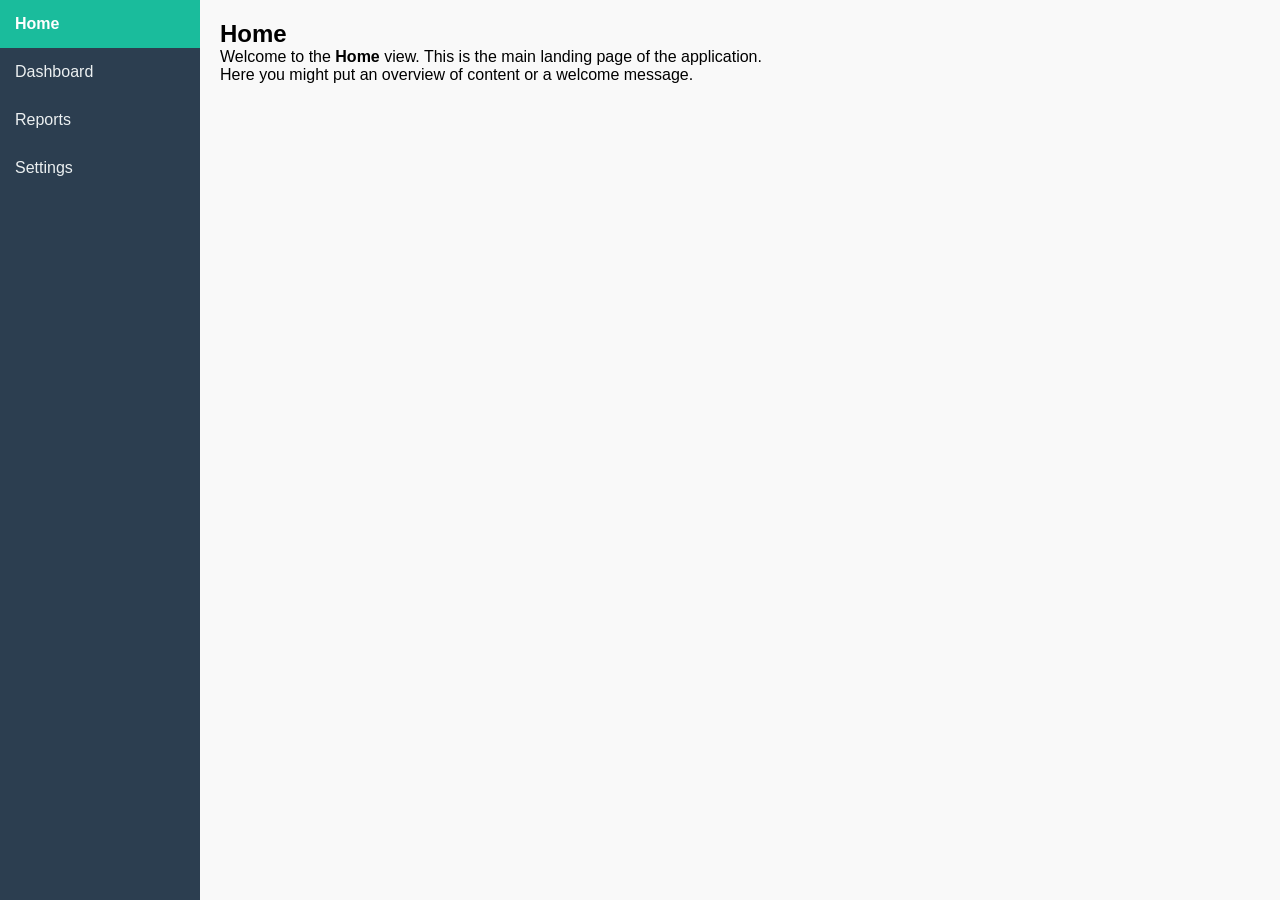
<file: steps/test.html>
<!DOCTYPE html>
<html lang="en">
<head>
  <meta charset="UTF-8" />
  <title>Simple Vanilla JavaScript SPA</title>
  <style>
    /* Base styles for a clean, modern look */
    * { box-sizing: border-box; margin: 0; padding: 0; }
    body {
      margin: 0;
      font-family: Arial, sans-serif;
      display: flex;               /* Use flex layout: nav and content side by side */
      min-height: 100vh;           /* Full viewport height for body to keep nav extended */
    }
    /* Left navigation styles */
    nav#nav {
      width: 200px;
      background-color: #2c3e50;   /* Dark gray/blue background for nav */
      color: #ecf0f1;
      display: flex;
      flex-direction: column;
    }
    nav#nav a {
      color: inherit;
      text-decoration: none;
      padding: 15px;
      transition: background-color 0.3s;
    }
    nav#nav a:hover { background-color: #34495e; }
    nav#nav a.active {
      background-color: #1abc9c;
      color: #fff;
      font-weight: bold;
    }
    /* Main content area styles */
    main#content {
      flex: 1;
      padding: 20px;
      background-color: #f9f9f9;
    }
    main#content h2 { margin-top: 0; }
  </style>
</head>
<body>
  <!-- Navigation menu will be populated by JavaScript using navItems JSON data -->
  <nav id="nav"></nav>

  <!-- Main content area where the views will be loaded -->
  <main id="content"></main>

  <script>
    // JSON data for navigation items (menu structure)
    const navItems = [
      { id: "home",      label: "Home" },
      { id: "dashboard", label: "Dashboard" },
      { id: "reports",   label: "Reports" },
      { id: "settings",  label: "Settings" }
    ];

    // Content for each view, keyed by the view id
    const viewContent = {
      home: `
        <h2>Home</h2>
        <p>Welcome to the <strong>Home</strong> view. This is the main landing page of the application.</p>
        <p>Here you might put an overview of content or a welcome message.</p>`,
      dashboard: `
        <h2>Dashboard</h2>
        <p>You are now viewing the <strong>Dashboard</strong>. This area shows an overview of data and key metrics.</p>
        <p>It might include charts, summaries, or quick-access widgets.</p>`,
      reports: `
        <h2>Reports</h2>
        <p>Welcome to the <strong>Reports</strong> section. Here you can generate and view various reports.</p>
        <p>Use this area to present report summaries or report generation tools.</p>`,
      settings: `
        <h2>Settings</h2>
        <p>This is the <strong>Settings</strong> view. Adjust your application preferences here.</p>
        <p>Include forms or options for user settings, profile, configurations, etc.</p>`
    };

    // Populate the navigation menu using the navItems JSON data
    const navContainer = document.getElementById("nav");
    navItems.forEach(item => {
      const link = document.createElement("a");
      link.href = "#" + item.id;                // use hash for navigation (SPA routing)
      link.textContent = item.label;
      navContainer.appendChild(link);
    });

    // Function to load a view by id: updates main content and active nav link
    function loadView(viewId) {
      const contentArea = document.getElementById("content");
      // Update the main content area with the view's HTML content (or a fallback message)
      contentArea.innerHTML = viewContent[viewId] || "<h2>View Not Found</h2><p>The requested view does not exist.</p>";
      // Update the active link styling
      document.querySelectorAll("#nav a").forEach(link => {
        link.classList.toggle("active", link.getAttribute("href") === "#" + viewId);
      });
    }

    // Initial load: get view from URL hash (if any) or default to first nav item
    const defaultView = navItems[0].id;
    const initialView = window.location.hash.substring(1) || defaultView;
    loadView(initialView);

    // Listen for hash changes (navigation) to update the view
    window.addEventListener("hashchange", () => {
      const newView = window.location.hash.substring(1);
      loadView(newView);
    });
  </script>
</body>
</html>
</file>
<file: gcp500.css>
/* Example CSS (could be in styles.css) */
body {
  font-family: Arial, sans-serif; /* Use a clean, modern font (you can import Google Fonts for a more unique look) */
  background: #f4f4f4;
  display: flex;
  align-items: center;
  justify-content: center;

  /* The image used */
  background-image: url('linkbglogo.png');

  /* Center the image and prevent it from repeating */
  background-position: top left;
  background-repeat: no-repeat;

  /* Key property: Scales the image to cover the entire container (the viewport) */
  background-size: cover;

  /* Fixed stays in place during scroll; use 'scroll' if you want it to move */
  background-attachment: fixed;

  /* Ensure the body covers at least the full height of the viewport */
  min-height: 100vh;
  margin: 0;

}

main {
  background: #fff;
  padding: 2rem;
  border-radius: 8px;
  box-shadow: 0 2px 5px rgba(0,0,0,0.1);
  max-width: 400px;
  width: 90%;
}

h1 {
  font-size: 1.5rem;
  margin-bottom: 1rem;
  text-align: center;
}

form {
  display: flex;
  flex-direction: column;
}

label {
  margin-bottom: 0.5rem;
  font-weight: 600;
}

input[type="text"] {
  padding: 0.5rem;
  font-size: 1rem;
  border: 2px solid #ccc;
  border-radius: 4px;
  transition: border-color 0.3s;
}

input[type="text"]:focus {
  border-color: #66aaff; /* Highlight border on focus for accessibility */
  outline: none;
}

button[type="submit"] {
  padding: 0.6rem;
  font-size: 1rem;
  margin-top: 1rem;
  background-color: #4CAF50;
  color: #fff;
  border: none;
  border-radius: 4px;
  cursor: pointer;
  transition: background-color 0.3s;
}

button[type="submit"]:hover {
  background-color: #45a049;
}

.error-message {
  color: #D8000C; /* Red color for errors */
  background: #FFBABA; /* Light red background for visibility */
  padding: 0.5rem;
  margin-top: 0.5rem;
  border-radius: 4px;
  display: none;  /* Hidden by default, shown when an error occurs */
}
</file>
<file: gen3/style.css>
/* Example CSS (could be in styles.css) */
body {
  font-family: Arial, sans-serif; /* Use a clean, modern font (you can import Google Fonts for a more unique look) */
  background: #f4f4f4;
  display: flex;
  align-items: center;
  justify-content: center;

  /* The image used */
  background-image: url('linkbglogo.png');

  /* Center the image and prevent it from repeating */
  background-position: top left;
  background-repeat: no-repeat;

  /* Key property: Scales the image to cover the entire container (the viewport) */
  background-size: cover;

  /* Fixed stays in place during scroll; use 'scroll' if you want it to move */
  background-attachment: fixed;

  /* Ensure the body covers at least the full height of the viewport */
  min-height: 100vh;
  margin: 0;

}

main {
  background: #fff;
  padding: 2rem;
  border-radius: 8px;
  box-shadow: 0 2px 5px rgba(0,0,0,0.1);
  max-width: 400px;
  width: 90%;
}

h1 {
  font-size: 1.5rem;
  margin-bottom: 1rem;
  text-align: center;
}

form {
  display: flex;
  flex-direction: column;
}

label {
  margin-bottom: 0.5rem;
  font-weight: 600;
}

input[type="text"] {
  padding: 0.5rem;
  font-size: 1rem;
  border: 2px solid #ccc;
  border-radius: 4px;
  transition: border-color 0.3s;
}

input[type="text"]:focus {
  border-color: #66aaff; /* Highlight border on focus for accessibility */
  outline: none;
}

button[type="submit"] {
  padding: 0.6rem;
  font-size: 1rem;
  margin-top: 1rem;
  background-color: #4CAF50;
  color: #fff;
  border: none;
  border-radius: 4px;
  cursor: pointer;
  transition: background-color 0.3s;
}

button[type="submit"]:hover {
  background-color: #45a049;
}

.error-message {
  color: #D8000C; /* Red color for errors */
  background: #FFBABA; /* Light red background for visibility */
  padding: 0.5rem;
  margin-top: 0.5rem;
  border-radius: 4px;
  display: none;  /* Hidden by default, shown when an error occurs */
}
</file>
<file: mcpworkshop/style.css>
/* Example CSS (could be in styles.css) */

body {
  font-family: Arial, sans-serif; /* Use a clean, modern font (you can import Google Fonts for a more unique look) */
  background: #f4f4f4;
  display: flex;
  align-items: center;
  justify-content: center;

  /* The image used */
  background-image: url('linkbg.png');

  /* Center the image and prevent it from repeating */
  background-position: top left;
  background-repeat: no-repeat;

  /* Key property: Scales the image to cover the entire container (the viewport) */
  background-size: cover;

  /* Fixed stays in place during scroll; use 'scroll' if you want it to move */
  background-attachment: fixed;

  /* Ensure the body covers at least the full height of the viewport */
  min-height: 100vh;
  margin: 0;
}

main {
  background: #fff;
  padding: 2rem;
  border-radius: 8px;
  box-shadow: 0 2px 5px rgba(0,0,0,0.1);
  max-width: 400px;
  width: 90%;
}

h1 {
  font-size: 1.5rem;
  margin-bottom: 1rem;
  text-align: center;
  color: #fff;
}

form {
  display: flex;
  flex-direction: column;
}

label {
  margin-bottom: 0.5rem;
  font-weight: 600;
}

input[type="text"] {
  padding: 0.5rem;
  font-size: 1rem;
  border: 2px solid #ccc;
  border-radius: 4px;
  transition: border-color 0.3s;
}

input[type="text"]:focus {
  border-color: #66aaff; /* Highlight border on focus for accessibility */
  outline: none;
}

button[type="submit"] {
  padding: 0.6rem;
  font-size: 1rem;
  margin-top: 1rem;
  background-color: #4CAF50;
  color: #fff;
  border: none;
  border-radius: 4px;
  cursor: pointer;
  transition: background-color 0.3s;
}

button[type="submit"]:hover {
  background-color: #45a049;
}

.error-message {
  color: #D8000C; /* Red color for errors */
  background: #FFBABA; /* Light red background for visibility */
  padding: 0.5rem;
  margin-top: 0.5rem;
  border-radius: 4px;
  display: none;  /* Hidden by default, shown when an error occurs */
}

.container {
  display: flex;
  gap: 20px;
  justify-content: center;
  flex-wrap: wrap;
  width: 100%;
}

.card {
  background-color: #fff;
  border-radius: 8px;
  box-shadow: 0 4px 8px rgba(0,0,0,0.1);
  padding: 20px;
  width: 300px;
  text-align: center;
}
.cardL {
  background-color: #fff;
  border-radius: 8px;
  box-shadow: 0 4px 8px rgba(0,0,0,0.1);
  padding: 20px;
  width: 600px;
  text-align: center;
}

.card h2 {
  margin-top: 10px;
}
.card p {
  color: #555;
}
.card a {
  display: inline-block;
  margin-top: 15px;
  padding: 10px 20px;
  background-color: #0078d4;
  color: white;
  text-decoration: none;
  border-radius: 4px;
}
.card a:hover {
  background-color: #005a9e;
}
.icon {
  font-size: 40px;
  color: #0078d4;
}
</file>
